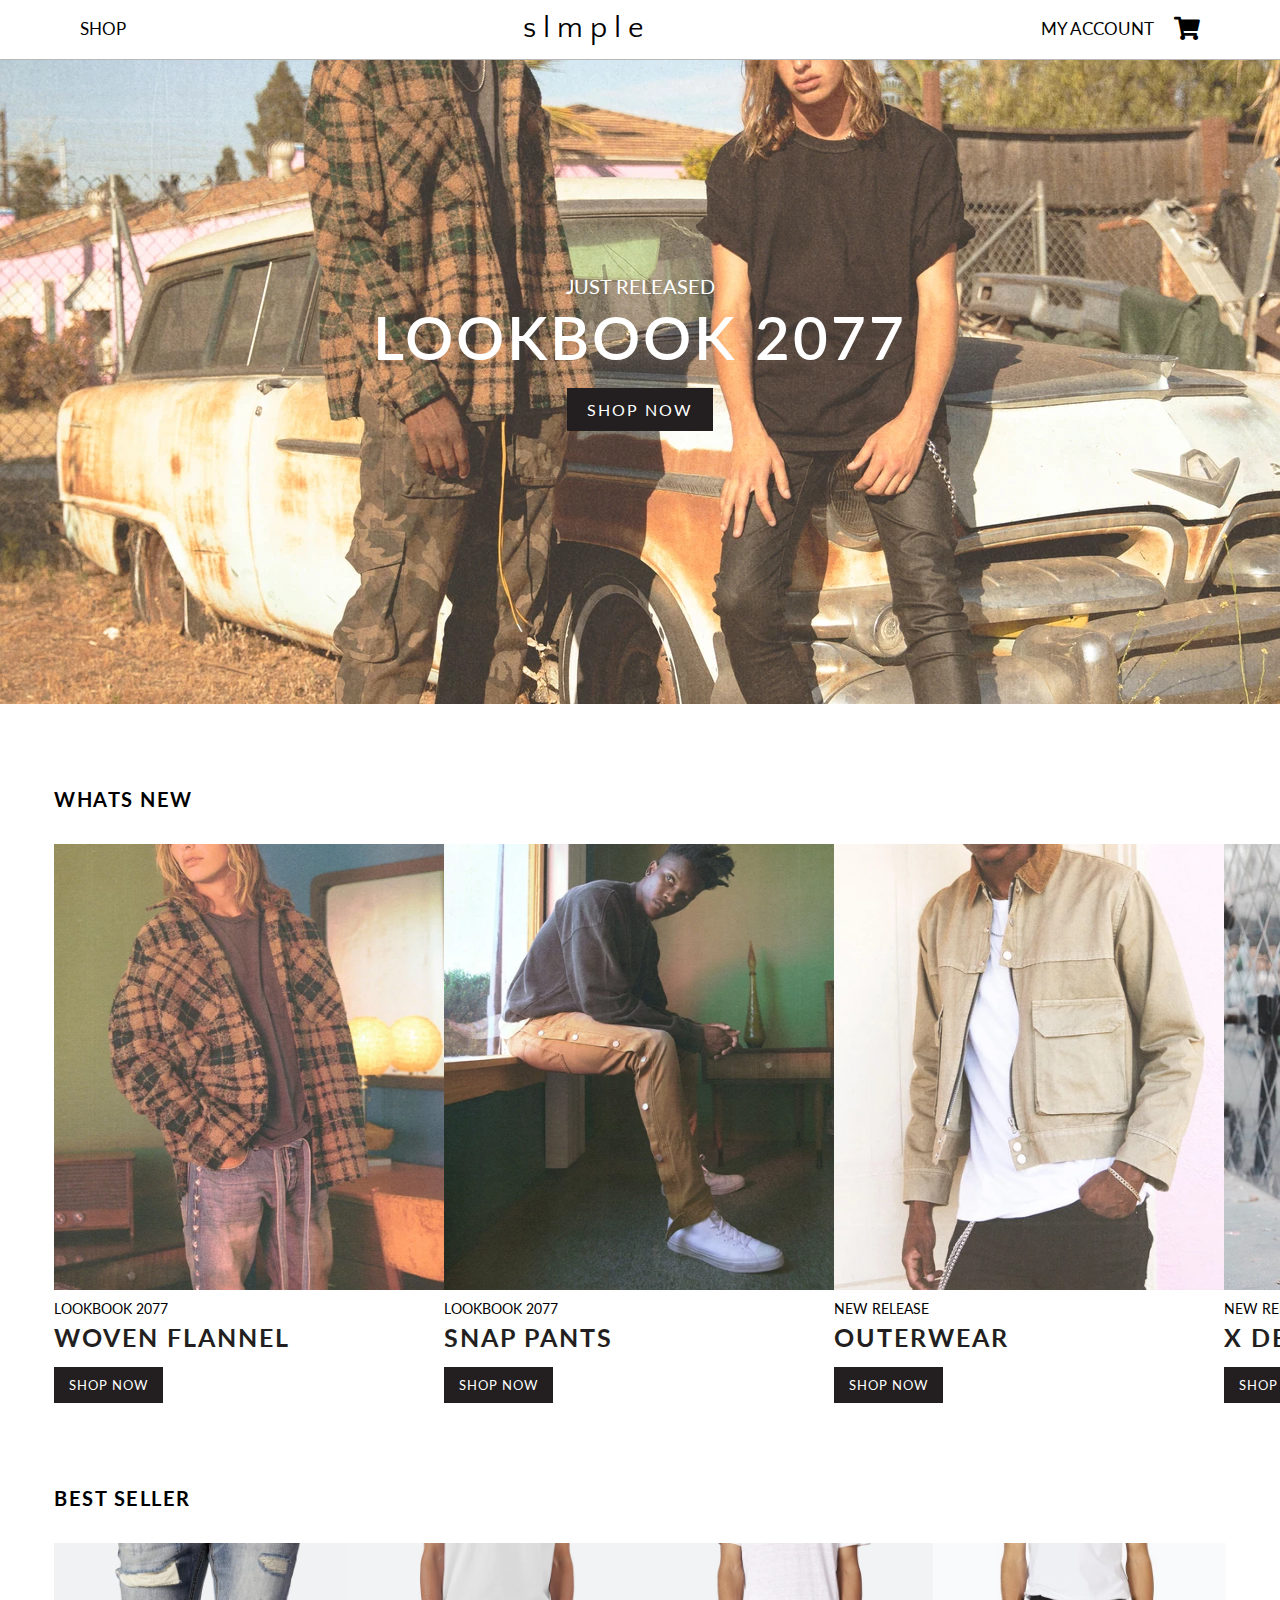
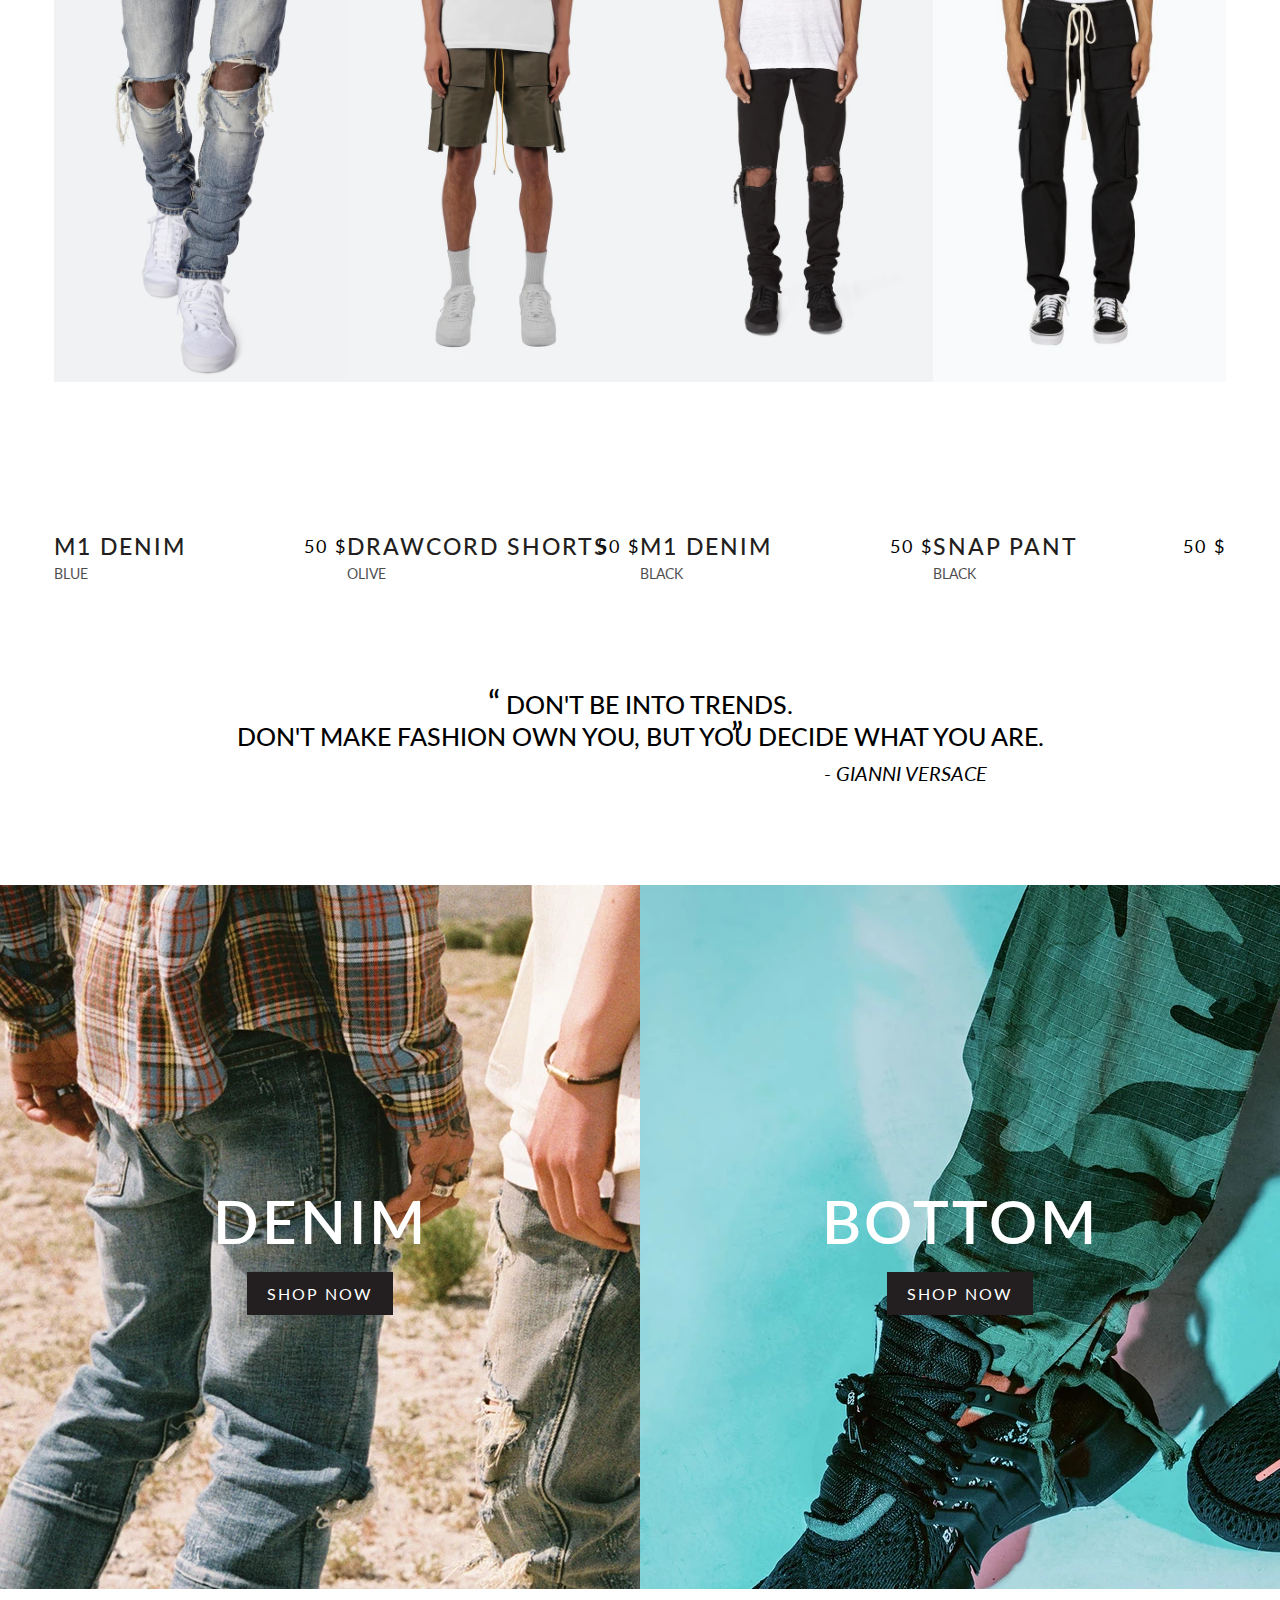
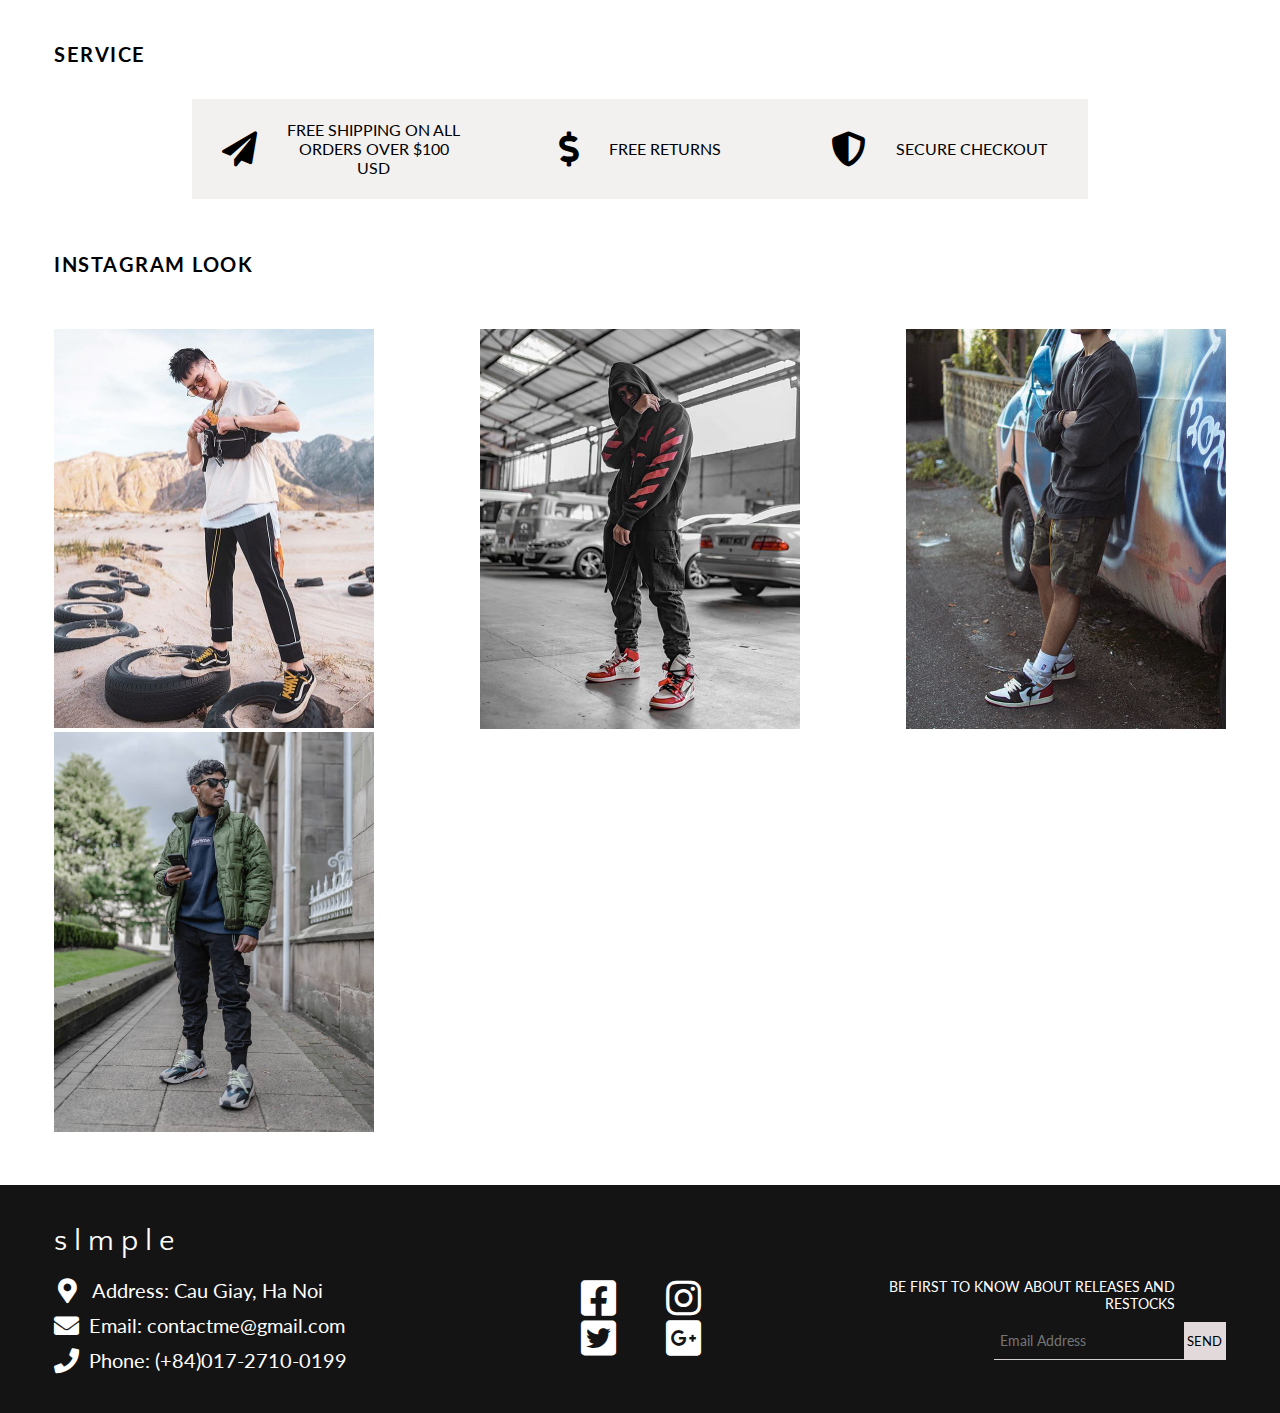
<file: index.html>
<!DOCTYPE html>
<html lang="en">

<head>
    <meta charset="UTF-8">
    <meta name="viewport" content="width=device-width, initial-scale=1.0">
    <link href="https://fonts.googleapis.com/css?family=Lato:300,400,700,900&display=swap" rel="stylesheet">
    <link href="https://fonts.googleapis.com/css?family=Quattrocento+Sans&display=swap" rel="stylesheet">
    <link rel="stylesheet" href="/resources/font-awsome/all.min.css">
    <link rel="stylesheet" href="./style.css">
    <link rel="stylesheet" href="./components/top-menu.css">
    <link rel="stylesheet" href="./components/mainbanner.css">
    <link rel="stylesheet" href="./components/newitem.css">
    <link rel="stylesheet" href="./components/bestseller.css">
    <link rel="stylesheet" href="./components/secondbanner.css">
    <link rel="stylesheet" href="./components/service.css">
    <link rel="stylesheet" href="./components/instagram.css">
    <link rel="stylesheet" href="./components/contact.css">

    <title>Simple</title>
</head>

<body>
    <header>
        <div class="header-menu" id="nav-menu">
            <div class="main-menu">
                <div class="left-menu">
                    <div class="menu-layer1">
                        <button id="tle" class="dropbtn">Shop</button>
                        <div class="menu-layer2" id="drop-down">
                            <ul>
                                <li>
                                    <a href="#">
                                        <p>ALL PRODUCT</p>
                                    </a>
                                </li>
                                <li>
                                    <a href="#">
                                        <p>DENIM</p>
                                        <img src="/resources/img/denim-menu.png" alt="">
                                    </a>
                                </li>
                                <li>
                                    <a href="#">
                                        <p>CARGOS</p>
                                        <img src="/resources/img/cargo-menu.png" alt="">
                                    </a>
                                </li>
                                <li>
                                    <a href="#">
                                        <p>SHORTS</p>
                                        <img src="/resources/img/short-menu.png" alt="">
                                    </a>

                                </li>
                                <li>
                                    <a href="#">
                                        <p>OUTERWEAR</p>
                                        <img src="/resources/img/outerwear-menu.png" alt="">
                                    </a>
                                </li>
                                <li>
                                    <a href="#">
                                        <p>TOP</p>
                                        <img src="/resources/img/top-menu.png" alt="">
                                    </a>
                                </li>
                            </ul>
                        </div>
                    </div>
                    <!-- <a href="#">About</a> -->
                </div>
                <div class="logo-middle">
                    <a href="#" class="logo">s l m p l e</a>
                </div>
                <div class="right-menu">
                    <div><a href="/login.html">My Account</a></div>
                    <div class="fas fa-shopping-cart cart"></div>
                </div>
            </div>
            <div class="side-cart">
                <div class="black-screen"></div>
                <div class="content-cart">
                    <div class="content">
                        <p>BAG</p>
                        <p class="close">CLOSE</p>
                    </div>
                    <div class="main-content">
                        <p>
                            Looks like your bag is empty.
                            <br>
                            Let's add a thing or two.
                        </p>
                    </div>
                    <div class="check-out">
                        <div class="content-check-out">
                            <div class="sumtotal-money">
                                <p>SUMTOTAL(0 item)</p>
                                <p class="money">0$</p>
                            </div>
                            <a href="#">CHECK OUT</a>
                        </div>
                    </div>
                </div>
            </div>
        </div>
    </header>

    <nav>
        <div class="first-banner">
            <div class="main-banner-content">
                <p class="above-heading">JUST RELEASED</p>
                <h2 class="heading-text">LOOKBOOK 2077</h2>
                <a href="#" class="text-btn">SHOP NOW</a>
            </div>
        </div>
    </nav>

    <section>
        <div class="product-section">
            <div class="new-product-header">
                <h4>WHATS NEW</h4>
            </div>

            <div class="new-product">
                <div class="img-new-product">
                    <a href="#"><img src="/resources/img/whatnew1.jpg" alt=""></a>
                    <p>LOOKBOOK 2077</p>
                    <div class="title-img">
                        <a href="">WOVEN FLANNEL</a>
                    </div>
                    <a href="#" class="new-product-btn">SHOP NOW</a>
                </div>
                <div class="img-new-product">
                    <a href=""><img src="/resources/img/whatnew2.jpg" alt=""></a>
                    <p>LOOKBOOK 2077</p>
                    <div class="title-img">
                        <a href="">SNAP PANTS</a>
                    </div>
                    <a href="#" class="new-product-btn">SHOP NOW</a>
                </div>
                <div class="img-new-product">
                    <a href=""><img src="/resources/img/whatnew3.jpg" alt=""></a>
                    <p>NEW RELEASE</p>
                    <div class="title-img">
                        <a href="">OUTERWEAR</a>
                    </div>
                    <a href="#" class="new-product-btn">SHOP NOW</a>
                </div>
                <div class="img-new-product">
                    <a href=""><img src="/resources/img/whatnew4.jpg" alt=""></a>
                    <p>NEW RELEASE</p>
                    <div class="title-img">
                        <a href="">X DENIM</a>
                    </div>
                    <a href="#" class="new-product-btn">SHOP NOW</a>
                </div>
            </div>

            <div class="bestseller-section">
                <div class="bestseller-header">
                    <h4>BEST SELLER</h4>
                </div>
                <div class="bestseller-product">
                    <div class="img-bestseller-product">
                        <div class="image-block">
                            <a href="#"><img src="/resources/img/bestseller1-1.jpg" alt="" class="layer1"></a>
                            <div class="white"></div>
                            <div class="size-section">
                                <div class="size">AVAILABLE SIZE</div>
                                <div class="size-number">28 29 30 31 32 33 34 35 36 37 38 39 40</div>
                            </div>
                            <div class="btn-shop-now">
                                <a href="#">SHOP NOW</a>
                            </div>
                        </div>
                        <div class="title-img">
                            <a href="#">M1 DENIM</a>
                            <div class="cost">
                                <p>50 $</p>
                            </div>
                        </div>
                        <div class="information">BLUE</div>
                    </div>
                    <div class="img-bestseller-product">
                        <div class="image-block">
                            <a href="#"><img src="/resources/img/bestseller2-1.jpg" alt="" class="layer1"></a>
                            <div class="white"></div>
                            <div class="size-section">
                                <div class="size">AVAILABLE SIZE</div>
                                <div class="size-number">XS S M L XL XXL XXXL</div>
                            </div>
                            <div class="btn-shop-now">
                                <a href="#">SHOP NOW</a>
                            </div>
                        </div>
                        <div class="title-img">
                            <a href="#">DRAWCORD SHORTS</a>
                            <div class="cost">
                                <p>50 $</p>
                            </div>
                        </div>
                        <div class="information">OLIVE</div>
                    </div>
                    <div class="img-bestseller-product">
                        <div class="image-block">
                            <a href="#"><img src="/resources/img/bestseller3-1.jpg" alt="" class="layer1"></a>
                            <div class="white"></div>
                            <div class="size-section">
                                <div class="size">AVAILABLE SIZE</div>
                                <div class="size-number">28 29 30 31 32 33 34 35 36 37 38 39 40</div>
                            </div>
                            <div class="btn-shop-now">
                                <a href="#">SHOP NOW</a>
                            </div>
                        </div>
                        <div class="title-img">
                            <a href="#">M1 DENIM</a>
                            <div class="cost">
                                <p>50 $</p>
                            </div>
                        </div>
                        <div class="information">BLACK</div>
                    </div>
                    <div class="img-bestseller-product">
                        <div class="image-block">
                            <a href="#"><img src="/resources/img/bestseller4-1.jpg" alt="" class="layer1"></a>
                            <div class="white"></div>
                            <div class="size-section">
                                <div class="size">AVAILABLE SIZE</div>
                                <div class="size-number">XS S M L XXL</div>
                            </div>
                            <div class="btn-shop-now">
                                <a href="#">SHOP NOW</a>
                            </div>
                        </div>
                        <div class="title-img">
                            <a href="#">SNAP PANT</a>
                            <div class="cost">
                                <p>50 $</p>
                            </div>
                        </div>
                        <div class="information">BLACK</div>
                    </div>
                </div>
            </div>
        </div>
        <div class="quote-section">
            <blockquote>
                DON'T BE INTO TRENDS.
                <br>
                DON'T MAKE FASHION OWN YOU, BUT YOU DECIDE WHAT YOU ARE.
                <cite>
                    - GIANNI VERSACE
                </cite>
            </blockquote>
        </div>

        <div class="second-banner">
            <div class="left-banner">
                <h2>DENIM</h2>
                <a href="vendors/oneproduct/denim.html" class="text-btn2">SHOP NOW</a>
            </div>
            <div class="right-banner">
                <h2>BOTTOM</h2>
                <a href="vendors/oneproduct/bottom.html" class="text-btn2">SHOP NOW</a>
            </div>
        </div>

        <div class="service-section">
            <div class="service-header">
                <h4>SERVICE</h4>
            </div>
            <div class="service-content">
                <div class="service">
                    <i class="fas fa-paper-plane"></i>
                    <p>FREE SHIPPING ON ALL ORDERS OVER $100 USD</p>
                </div>
                <div class="service">
                    <i class="fas fa-dollar-sign"></i>
                    <p>FREE RETURNS</p>
                </div>
                <div class="service">
                    <i class="fas fa-shield-alt"></i>
                    <p>SECURE CHECKOUT</p>
                </div>
            </div>
            
            <div class="feedback-section">
                <div class="feedback-header">
                    <h2>INSTAGRAM LOOK</h2>
                </div>
                <div class="instagram-section">
                    <div class="instagram-img">
                        <a href="#"><img src="/resources/img/i1.jpg" alt="" class="layer1"></a>
                        <div class="white"></div>
                        <div class="logo-instagram">
                            <a href="https://www.instagram.com/p/BxA8ZT6Jo02/"><i class="fab fa-instagram"></i></a>
                            <div class="title">SEE THIS LOOK</div>
                        </div>
                    </div>
                    <div class="instagram-img">
                        <a href="#"><img src="/resources/img/i3.jpg" alt="" class="layer1"></a>
                        <div class="white"></div>
                        <div class="logo-instagram">
                            <a href="https://www.instagram.com/p/B3mjXOFglXr/"><i class="fab fa-instagram"></i></a>
                            <div class="title">SEE THIS LOOK</div>
                        </div>
                    </div>
                    <div class="instagram-img">
                        <a href="#"><img src="/resources/img/i4.jpg" alt="" class="layer1"></a>
                        <div class="white"></div>
                        <div class="logo-instagram">
                            <a href="https://www.instagram.com/p/B30AkczpX8P/"><i class="fab fa-instagram"></i></a>
                            <div class="title">SEE THIS LOOK</div>
                        </div>
                    </div>
                    <div class="instagram-img">
                        <a href="#"><img src="/resources/img/i5.jpg" alt="" class="layer1"></a>
                        <div class="white"></div>
                        <div class="logo-instagram">
                            <a href="https://www.instagram.com/p/B3zZk3-A35m/"><i class="fab fa-instagram"></i></a>
                            <div class="title">SEE THIS LOOK</div>
                        </div>
                    </div>
                </div>
            </div>
        </div>
    </section>
    <footer>
        <div class="contac-section">
            <div class="logo-middle1">s l m p l e</div>
            <div class="contact-banner">
                <div class="left-contact">
                    <div class="address">
                        <div>
                            <i class="fas fa-map-marker-alt haha"></i>
                            <p>Address: Cau Giay, Ha Noi</p>
                        </div>
                        <div>
                            <i class="fas fa-envelope"></i>
                            <p>Email: contactme@gmail.com</p>
                        </div>
                        <div>
                            <i class="fas fa-phone"></i>
                            <p>Phone: (+84)017-2710-0199</p>
                        </div>
                    </div>
                </div>
                <div class="middle-contact">
                    <div class="grid">
                        <i class="fab fa-facebook-square"></i>
                        <i class="fab fa-instagram"></i>
                        <i class="fab fa-twitter-square"></i>
                        <i class="fab fa-google-plus-square"></i>
                    </div>
                </div>
                <div class="right-contact">
                    <div class="text">BE FIRST TO KNOW ABOUT RELEASES AND RESTOCKS
                    </div>
                    <div class="input-section">
                        <input type="email" class="email" placeholder="Email Address">
                        <button class="btn-submit" type="submit" name="subcribe">
                            SEND
                        </button>
                    </div>
                </div>
            </div>
        </div>
    </footer>





    <script src="/components/all.js"></script>
</body>

</html>
</file>
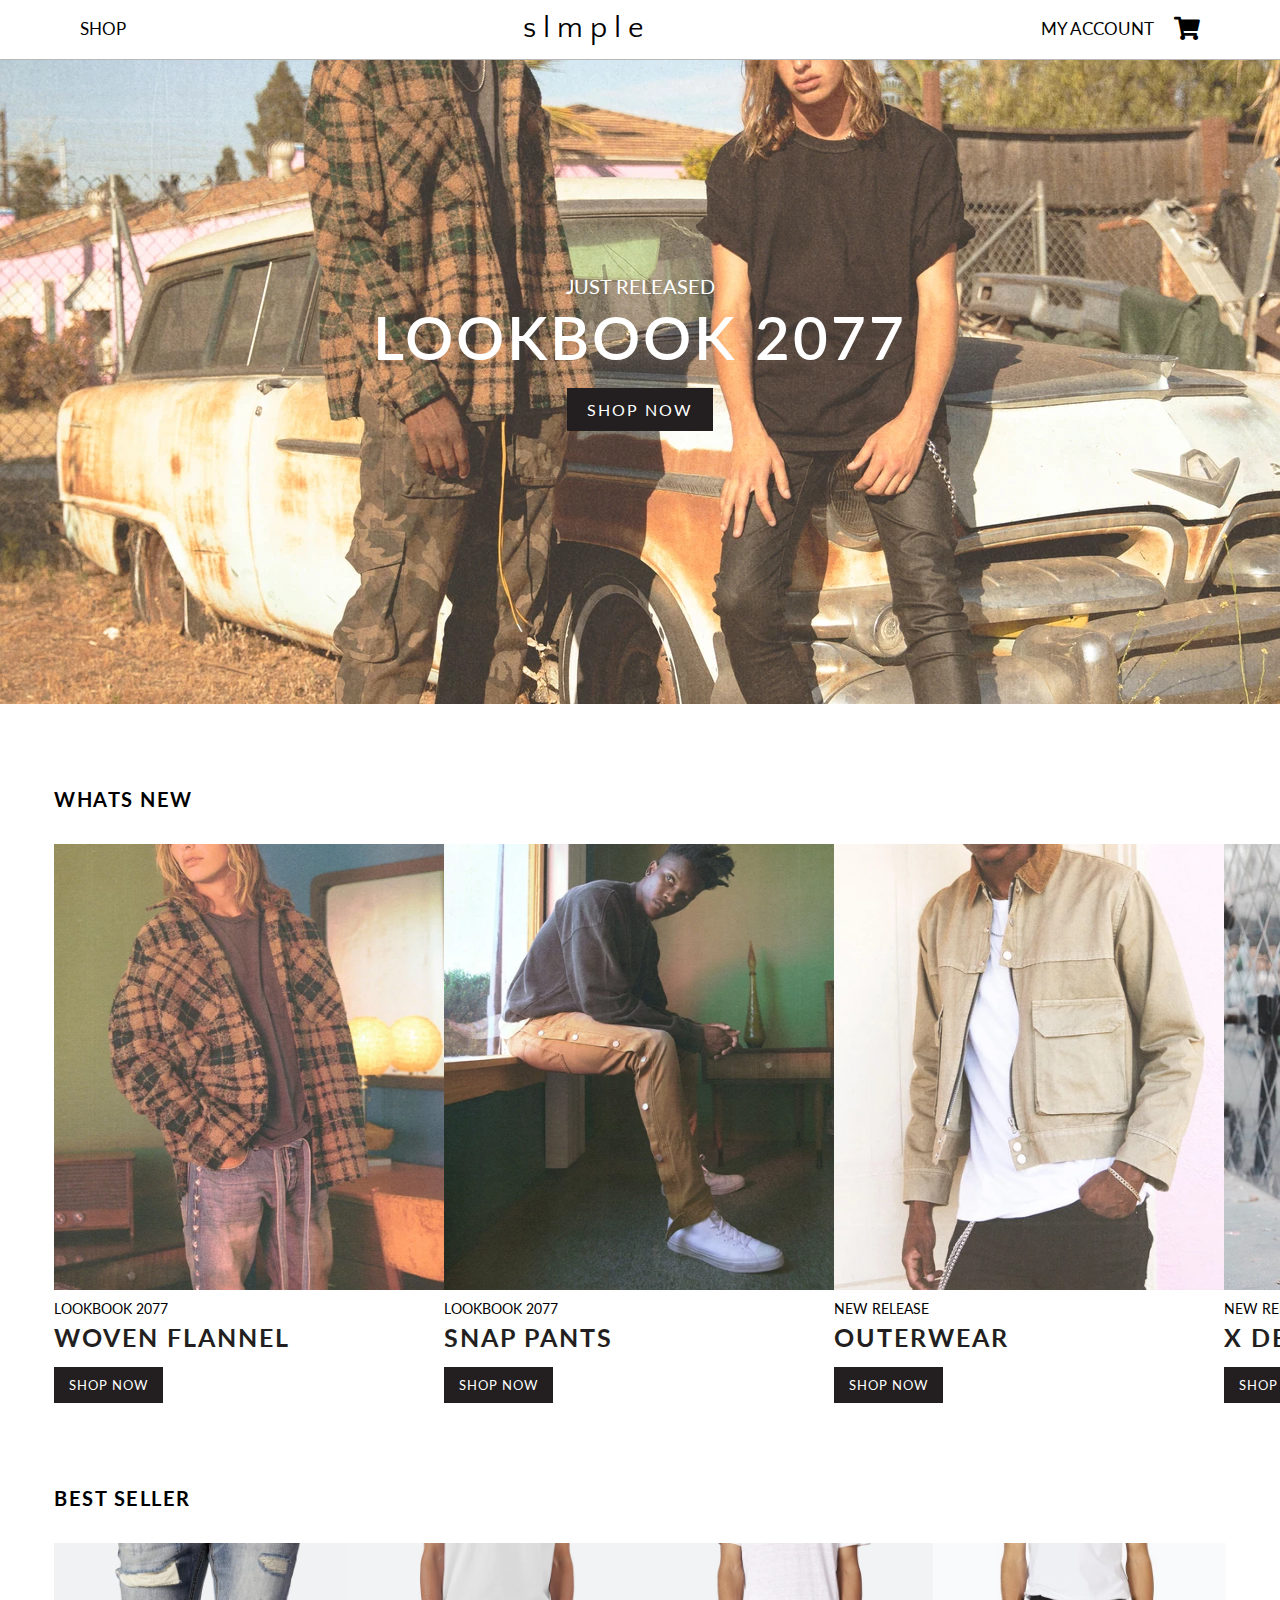
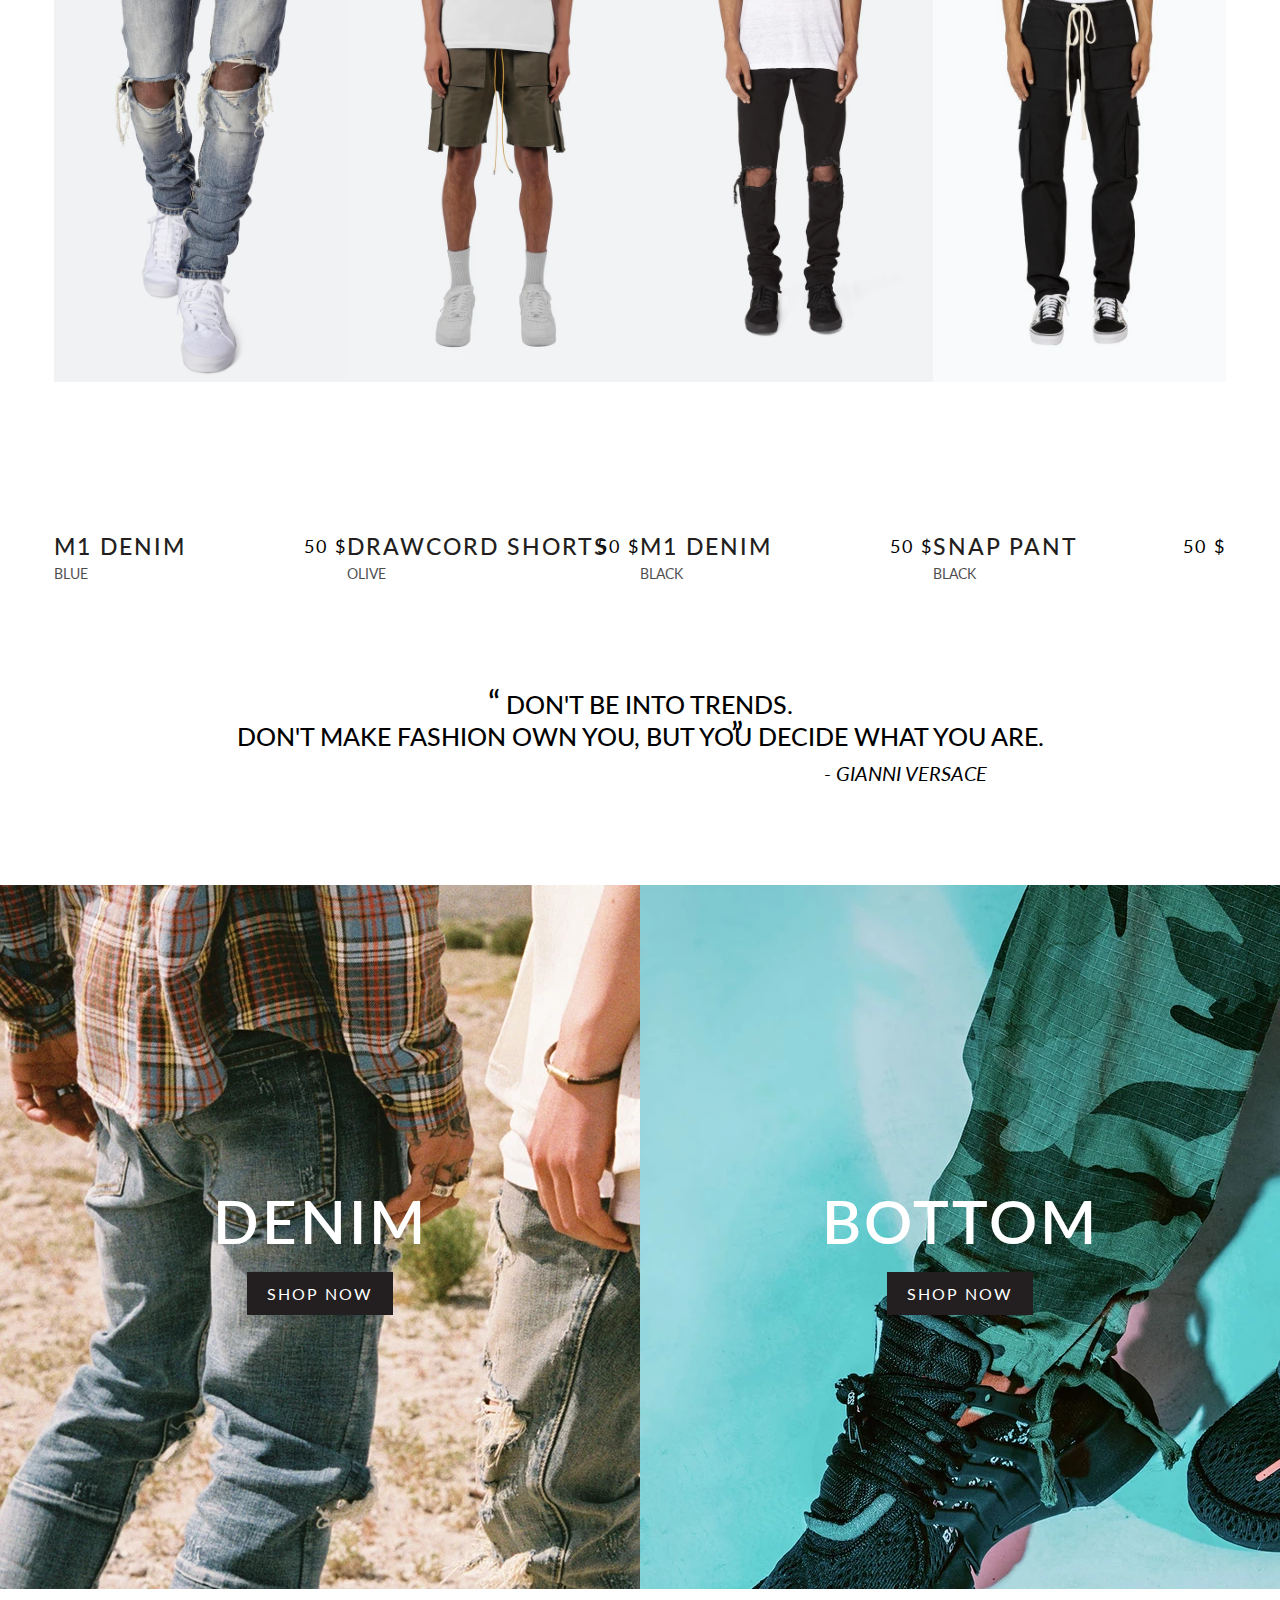
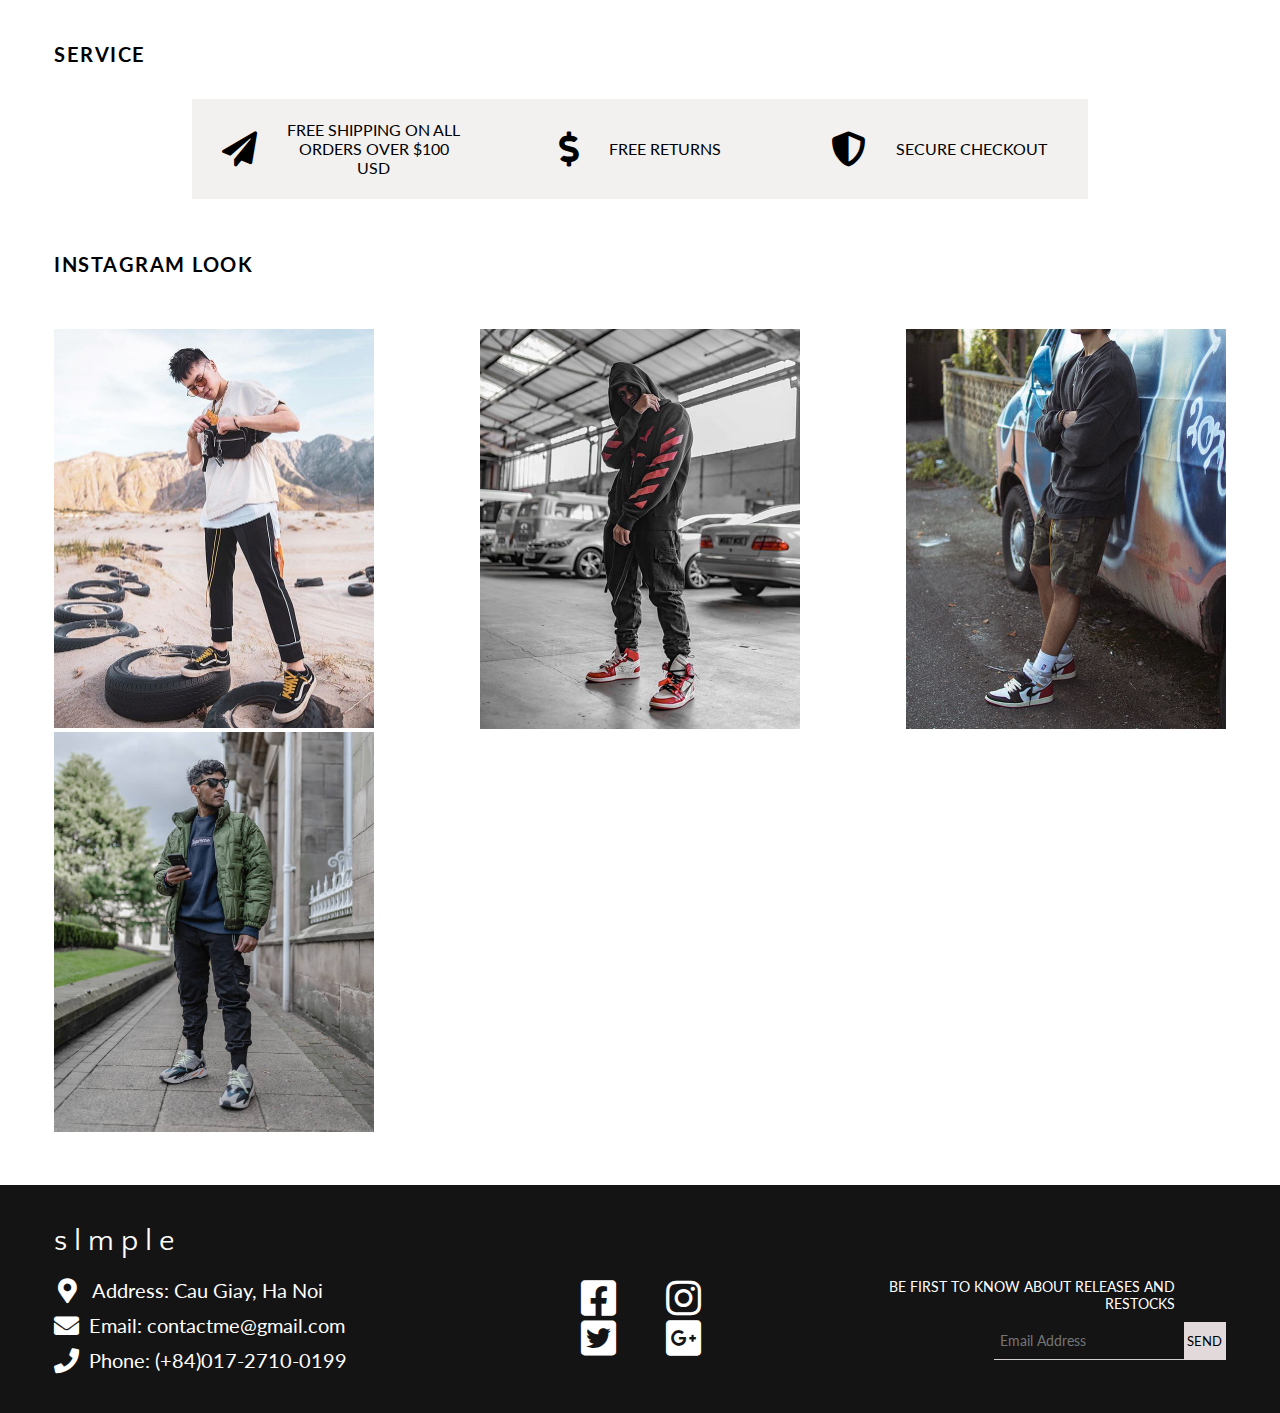
<file: public/index.html>
<!DOCTYPE html>
<html lang="en">

<head>
    <meta charset="UTF-8">
    <meta name="viewport" content="width=device-width, initial-scale=1.0">
    <link href="https://fonts.googleapis.com/css?family=Lato:300,400,700,900&display=swap" rel="stylesheet">
    <link href="https://fonts.googleapis.com/css?family=Quattrocento+Sans&display=swap" rel="stylesheet">
    <link rel="stylesheet" href="/resources/font-awsome/all.min.css">
    <link rel="stylesheet" href="./style.css">
    <link rel="stylesheet" href="./components/top-menu.css">
    <link rel="stylesheet" href="./components/mainbanner.css">
    <link rel="stylesheet" href="./components/newitem.css">
    <link rel="stylesheet" href="./components/bestseller.css">
    <link rel="stylesheet" href="./components/secondbanner.css">
    <link rel="stylesheet" href="./components/service.css">
    <link rel="stylesheet" href="./components/instagram.css">
    <link rel="stylesheet" href="./components/contact.css">

    <title>Simple</title>
</head>
<body>
    <header>
        <div class="header-menu" id="nav-menu">
            <div class="main-menu">
                <div class="left-menu">
                    <div class="menu-layer1">
                        <button id="tle" class="dropbtn">Shop</button>
                        <div class="menu-layer2" id="drop-down">
                            <ul>
                                <li>
                                    <a href="#">
                                        <p>ALL PRODUCT</p>
                                    </a>
                                </li>
                                <li>
                                    <a href="#">
                                        <p>DENIM</p>
                                        <img src="./resources/img/denim-menu.png" alt="">
                                    </a>
                                </li>
                                <li>
                                    <a href="#">
                                        <p>CARGOS</p>
                                        <img src="./resources/img/cargo-menu.png" alt="">
                                    </a>
                                </li>
                                <li>
                                    <a href="#">
                                        <p>SHORTS</p>
                                        <img src="./resources/img/short-menu.png" alt="">
                                    </a>

                                </li>
                                <li>
                                    <a href="#">
                                        <p>OUTERWEAR</p>
                                        <img src="./resources/img/outerwear-menu.png" alt="">
                                    </a>
                                </li>
                                <li>
                                    <a href="#">
                                        <p>TOP</p>
                                        <img src="./resources/img/top-menu.png" alt="">
                                    </a>
                                </li>
                            </ul>
                        </div>
                    </div>
                    <!-- <a href="#">About</a> -->
                </div>
                <div class="logo-middle">
                    <a href="./index.html" class="logo">s l m p l e</a>
                </div>
                <div class="right-menu">
                    <div><a href="./login.html">My Account</a></div>
                    <div class="fas fa-shopping-cart cart"></div>
                </div>
            </div>
            <div class="side-cart">
                <div class="black-screen"></div>
                <div class="content-cart">
                    <div class="content">
                        <p>BAG</p>
                        <p class="close">CLOSE</p>
                    </div>
                    <div class="main-content">
                        <p>
                            Looks like your bag is empty.
                            <br>
                            Let's add a thing or two.
                        </p>
                    </div>
                    <div class="check-out">
                        <div class="content-check-out">
                            <div class="sumtotal-money">
                                <p>SUMTOTAL(0 item)</p>
                                <p class="money">0$</p>
                            </div>
                            <a href="#">CHECK OUT</a>
                        </div>
                    </div>
                </div>
            </div>
        </div>
    </header>

    <nav>
        <div class="first-banner">
            <div class="main-banner-content">
                <p class="above-heading">JUST RELEASED</p>
                <h2 class="heading-text">LOOKBOOK 2077</h2>
                <a href="#" class="text-btn">SHOP NOW</a>
            </div>
        </div>
    </nav>

    <section>
        <div class="product-section">
            <div class="new-product-header">
                <h4>WHATS NEW</h4>
            </div>

            <div class="new-product">
                <div class="img-new-product">
                    <a href="./showproduct.html"><img src="./resources/img/whatnew1.jpg" alt=""></a>
                    <p>LOOKBOOK 2077</p>
                    <div class="title-img">
                        <a href="./showproduct.html">WOVEN FLANNEL</a>
                    </div>
                    <a href="./showproduct.html" class="new-product-btn">SHOP NOW</a>
                </div>
                <div class="img-new-product">
                    <a href="./showproduct.html"><img src="./resources/img/whatnew2.jpg" alt=""></a>
                    <p>LOOKBOOK 2077</p>
                    <div class="title-img">
                        <a href="./showproduct.html">SNAP PANTS</a>
                    </div>
                    <a href="./showproduct.html" class="new-product-btn">SHOP NOW</a>
                </div>
                <div class="img-new-product">
                    <a href="./showproduct.html"><img src="./resources/img/whatnew3.jpg" alt=""></a>
                    <p>NEW RELEASE</p>
                    <div class="title-img">
                        <a href="./showproduct.html">OUTERWEAR</a>
                    </div>
                    <a href="./showproduct.html" class="new-product-btn">SHOP NOW</a>
                </div>
                <div class="img-new-product">
                    <a href="./showproduct.html"><img src="./resources/img/whatnew4.jpg" alt=""></a>
                    <p>NEW RELEASE</p>
                    <div class="title-img">
                        <a href="./showproduct.html">X DENIM</a>
                    </div>
                    <a href="./showproduct.html" class="new-product-btn">SHOP NOW</a>
                </div>
            </div>

            <div class="bestseller-section">
                <div class="bestseller-header">
                    <h4>BEST SELLER</h4>
                </div>
                <div class="bestseller-product">
                    <div class="img-bestseller-product">
                        <div class="image-block">
                            <a href="./showproduct.html"><img src="./resources/img/bestseller1-1.jpg" alt="" class="layer1"></a>
                            <div class="white"></div>
                            <div class="size-section">
                                <div class="size">AVAILABLE SIZE</div>
                                <div class="size-number">28 29 30 31 32 33 34 35 36 37 38 39 40</div>
                            </div>
                            <div class="btn-shop-now">
                                <a href="./showproduct.html">SHOP NOW</a>
                            </div>
                        </div>
                        <div class="title-img">
                            <a href="./showproduct.html">M1 DENIM</a>
                            <div class="cost">
                                <p>50 $</p>
                            </div>
                        </div>
                        <div class="information">BLUE</div>
                    </div>
                    <div class="img-bestseller-product">
                        <div class="image-block">
                            <a href="./showproduct.html"><img src="./resources/img/bestseller2-1.jpg" alt="" class="layer1"></a>
                            <div class="white"></div>
                            <div class="size-section">
                                <div class="size">AVAILABLE SIZE</div>
                                <div class="size-number">XS S M L XL XXL XXXL</div>
                            </div>
                            <div class="btn-shop-now">
                                <a href="./showproduct.html">SHOP NOW</a>
                            </div>
                        </div>
                        <div class="title-img">
                            <a href="./showproduct.html">DRAWCORD SHORTS</a>
                            <div class="cost">
                                <p>50 $</p>
                            </div>
                        </div>
                        <div class="information">OLIVE</div>
                    </div>
                    <div class="img-bestseller-product">
                        <div class="image-block">
                            <a href="./showproduct.html"><img src="./resources/img/bestseller3-1.jpg" alt="" class="layer1"></a>
                            <div class="white"></div>
                            <div class="size-section">
                                <div class="size">AVAILABLE SIZE</div>
                                <div class="size-number">28 29 30 31 32 33 34 35 36 37 38 39 40</div>
                            </div>
                            <div class="btn-shop-now">
                                <a href="./showproduct.html">SHOP NOW</a>
                            </div>
                        </div>
                        <div class="title-img">
                            <a href="./showproduct.html">M1 DENIM</a>
                            <div class="cost">
                                <p>50 $</p>
                            </div>
                        </div>
                        <div class="information">BLACK</div>
                    </div>
                    <div class="img-bestseller-product">
                        <div class="image-block">
                            <a href="./showproduct.html"><img src="./resources/img/bestseller4-1.jpg" alt="" class="layer1"></a>
                            <div class="white"></div>
                            <div class="size-section">
                                <div class="size">AVAILABLE SIZE</div>
                                <div class="size-number">XS S M L XXL</div>
                            </div>
                            <div class="btn-shop-now">
                                <a href="./showproduct.html">SHOP NOW</a>
                            </div>
                        </div>
                        <div class="title-img">
                            <a href="./showproduct.html">SNAP PANT</a>
                            <div class="cost">
                                <p>50 $</p>
                            </div>
                        </div>
                        <div class="information">BLACK</div>
                    </div>
                </div>
            </div>
        </div>
        <div class="quote-section">
            <blockquote>
                DON'T BE INTO TRENDS.
                <br>
                DON'T MAKE FASHION OWN YOU, BUT YOU DECIDE WHAT YOU ARE.
                <cite>
                    - GIANNI VERSACE
                </cite>
            </blockquote>
        </div>

        <div class="second-banner">
            <div class="left-banner">
                <h2>DENIM</h2>
                <a href="#" class="text-btn2">SHOP NOW</a>
            </div>
            <div class="right-banner">
                <h2>BOTTOM</h2>
                <a href="#" class="text-btn2">SHOP NOW</a>
            </div>
        </div>

        <div class="service-section">
            <div class="service-header">
                <h4>SERVICE</h4>
            </div>
            <div class="service-content">
                <div class="service">
                    <i class="fas fa-paper-plane"></i>
                    <p>FREE SHIPPING ON ALL ORDERS OVER $100 USD</p>
                </div>
                <div class="service">
                    <i class="fas fa-dollar-sign"></i>
                    <p>FREE RETURNS</p>
                </div>
                <div class="service">
                    <i class="fas fa-shield-alt"></i>
                    <p>SECURE CHECKOUT</p>
                </div>
            </div>
            
            <div class="feedback-section">
                <div class="feedback-header">
                    <h2>INSTAGRAM LOOK</h2>
                </div>
                <div class="instagram-section">
                    <div class="instagram-img">
                        <a href="#"><img src="./resources/img/i1.jpg" alt="" class="layer1"></a>
                        <div class="white"></div>
                        <div class="logo-instagram">
                            <a href="https://www.instagram.com/p/BxA8ZT6Jo02/"><i class="fab fa-instagram"></i></a>
                            <div class="title">SEE THIS LOOK</div>
                        </div>
                    </div>
                    <div class="instagram-img">
                        <a href="#"><img src="./resources/img/i3.jpg" alt="" class="layer1"></a>
                        <div class="white"></div>
                        <div class="logo-instagram">
                            <a href="https://www.instagram.com/p/B3mjXOFglXr/"><i class="fab fa-instagram"></i></a>
                            <div class="title">SEE THIS LOOK</div>
                        </div>
                    </div>
                    <div class="instagram-img">
                        <a href="#"><img src="./resources/img/i4.jpg" alt="" class="layer1"></a>
                        <div class="white"></div>
                        <div class="logo-instagram">
                            <a href="https://www.instagram.com/p/B30AkczpX8P/"><i class="fab fa-instagram"></i></a>
                            <div class="title">SEE THIS LOOK</div>
                        </div>
                    </div>
                    <div class="instagram-img">
                        <a href="#"><img src="./resources/img/i5.jpg" alt="" class="layer1"></a>
                        <div class="white"></div>
                        <div class="logo-instagram">
                            <a href="https://www.instagram.com/p/B3zZk3-A35m/"><i class="fab fa-instagram"></i></a>
                            <div class="title">SEE THIS LOOK</div>
                        </div>
                    </div>
                </div>
            </div>
        </div>
    </section>
    <footer>
        <div class="contac-section">
            <div class="logo-middle1">s l m p l e</div>
            <div class="contact-banner">
                <div class="left-contact">
                    <div class="address">
                        <div>
                            <i class="fas fa-map-marker-alt haha"></i>
                            <p>Address: Cau Giay, Ha Noi</p>
                        </div>
                        <div>
                            <i class="fas fa-envelope"></i>
                            <p>Email: contactme@gmail.com</p>
                        </div>
                        <div>
                            <i class="fas fa-phone"></i>
                            <p>Phone: (+84)017-2710-0199</p>
                        </div>
                    </div>
                </div>
                <div class="middle-contact">
                    <div class="grid">
                        <i class="fab fa-facebook-square"></i>
                        <i class="fab fa-instagram"></i>
                        <i class="fab fa-twitter-square"></i>
                        <i class="fab fa-google-plus-square"></i>
                    </div>
                </div>
                <div class="right-contact">
                    <div class="text">BE FIRST TO KNOW ABOUT RELEASES AND RESTOCKS
                    </div>
                    <div class="input-section">
                        <input type="email" class="email" placeholder="Email Address">
                        <button class="btn-submit" type="submit" name="subcribe">
                            SEND
                        </button>
                    </div>
                </div>
            </div>
        </div>
    </footer>





    <script src="/components/all.js"></script>
</body>

</html>
</file>
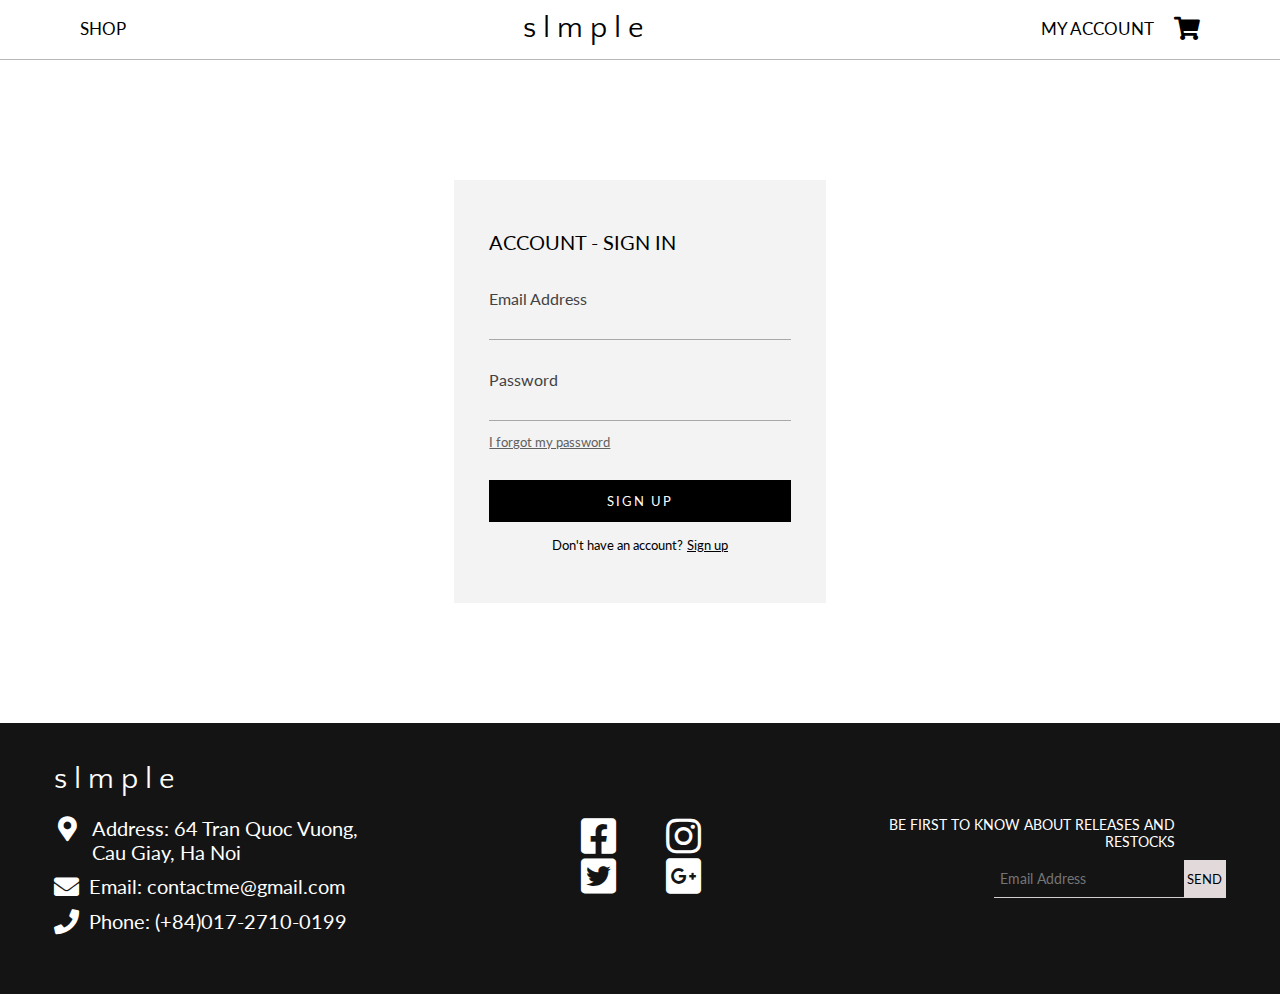
<file: login.html>
<!DOCTYPE html>
<html lang="en">
<head>
    <meta charset="UTF-8">
    <meta name="viewport" content="width=device-width, initial-scale=1.0">
    <link href="https://fonts.googleapis.com/css?family=Lato:300,400,700,900&display=swap" rel="stylesheet">
    <link href="https://fonts.googleapis.com/css?family=Quattrocento+Sans&display=swap" rel="stylesheet">
    <link rel="stylesheet" href="/resources/font-awsome/all.min.css">
    <link rel="stylesheet" href="./style.css">
    <link rel="stylesheet" href="/login.css">
    <link rel="stylesheet" href="./components/top-menu.css">
    <link rel="stylesheet" href="./components/contact.css">
    <title>Document</title>
</head>
<body>
    <div class="header-menu" id="nav-menu">
        <div class="main-menu">
            <div class="left-menu">
                <div class="menu-layer1">
                    <button id="tle" class="dropbtn">Shop</button>
                    <div class="menu-layer2" id="drop-down">
                        <ul>
                            <li>
                                <a href="#">
                                    <p>ALL PRODUCT</p>
                                </a>
                            </li>
                            <li>
                                <a href="#">
                                    <p>DENIM</p>
                                    <img src="/resources/img/denim-menu.png" alt="">
                                </a>
                            </li>
                            <li>
                                <a href="#">
                                    <p>CARGOS</p>
                                    <img src="/resources/img/cargo-menu.png" alt="">
                                </a>
                            </li>
                            <li>
                                <a href="#">
                                    <p>SHORTS</p>
                                    <img src="/resources/img/short-menu.png" alt="">
                                </a>

                            </li>
                            <li>
                                <a href="#">
                                    <p>OUTERWEAR</p>
                                    <img src="/resources/img/outerwear-menu.png" alt="">
                                </a>
                            </li>
                            <li>
                                <a href="#">
                                    <p>TOP</p>
                                    <img src="/resources/img/top-menu.png" alt="">
                                </a>
                            </li>
                        </ul>
                    </div>
                </div>
                <!-- <a href="#">About</a> -->
            </div>
            <div class="logo-middle">
                <a href="/index.html" class="logo">s l m p l e</a>
            </div>
            <div class="right-menu">
                <div><a href="login.html">My Account</a></div>
                <div class="fas fa-shopping-cart cart"></div>
            </div>
        </div>
        <div class="side-cart">
            <div class="black-screen"></div>
            <div class="content-cart">
                <div class="content">
                    <p>BAG</p>
                    <p class="close">CLOSE</p>
                </div>
                <div class="main-content">
                    <p>
                        Looks like your bag is empty.
                        <br>
                        Let's add a thing or two.
                    </p>
                </div>
                <div class="check-out">
                    <div class="content-check-out">
                        <div class="sumtotal-money">
                            <p>SUMTOTAL(0 item)</p>
                            <p class="money">0$</p>
                        </div>
                        <a href="#">CHECK OUT</a>
                    </div>
                </div>
            </div>
        </div>
    </div>


    <form class="login-section">
        <div class="login-form">
            <p>ACCOUNT - SIGN IN</p>
            <div class="text">Email Address</div>
            <input required type="email" class="email">
            <div class="text">Password</div>
            <input type="password" class="_password">
            <a href="#">I forgot my password</a>
            <button class="btn-submit" type="submit" name="subcribe">SIGN UP</button>
            <div class="account-alr">
                <span>Don't have an account?</span>
                <a href="/register.html">Sign up</a>
            </div>
        </div>
    </form>

    <div class="contac-section">
        <div class="logo-middle1">s l m p l e</div>
        <div class="contact-banner">
            <div class="left-contact">
                <div class="address">
                    <div>
                        <i class="fas fa-map-marker-alt haha"></i>
                        <p>Address: 64 Tran Quoc Vuong, Cau Giay, Ha Noi</p>
                    </div>
                    <div>
                        <i class="fas fa-envelope"></i>
                        <p>Email: contactme@gmail.com</p>
                    </div>
                    <div>
                        <i class="fas fa-phone"></i>
                        <p>Phone: (+84)017-2710-0199</p>
                    </div>
                </div>
            </div>
            <div class="middle-contact">
                <div class="grid">
                    <i class="fab fa-facebook-square"></i>
                    <i class="fab fa-instagram"></i>
                    <i class="fab fa-twitter-square"></i>
                    <i class="fab fa-google-plus-square"></i>
                </div>
            </div>
            <div class="right-contact">
                <div class="text">BE FIRST TO KNOW ABOUT RELEASES AND RESTOCKS
                </div>
                <div class="input-section">
                    <input type="email" class="email" placeholder="Email Address">
                    <button class="btn-submit" type="submit" name="subcribe">
                        SEND
                    </button>
                </div>
            </div>
        </div>
    </div>
</body>
</html>
</file>
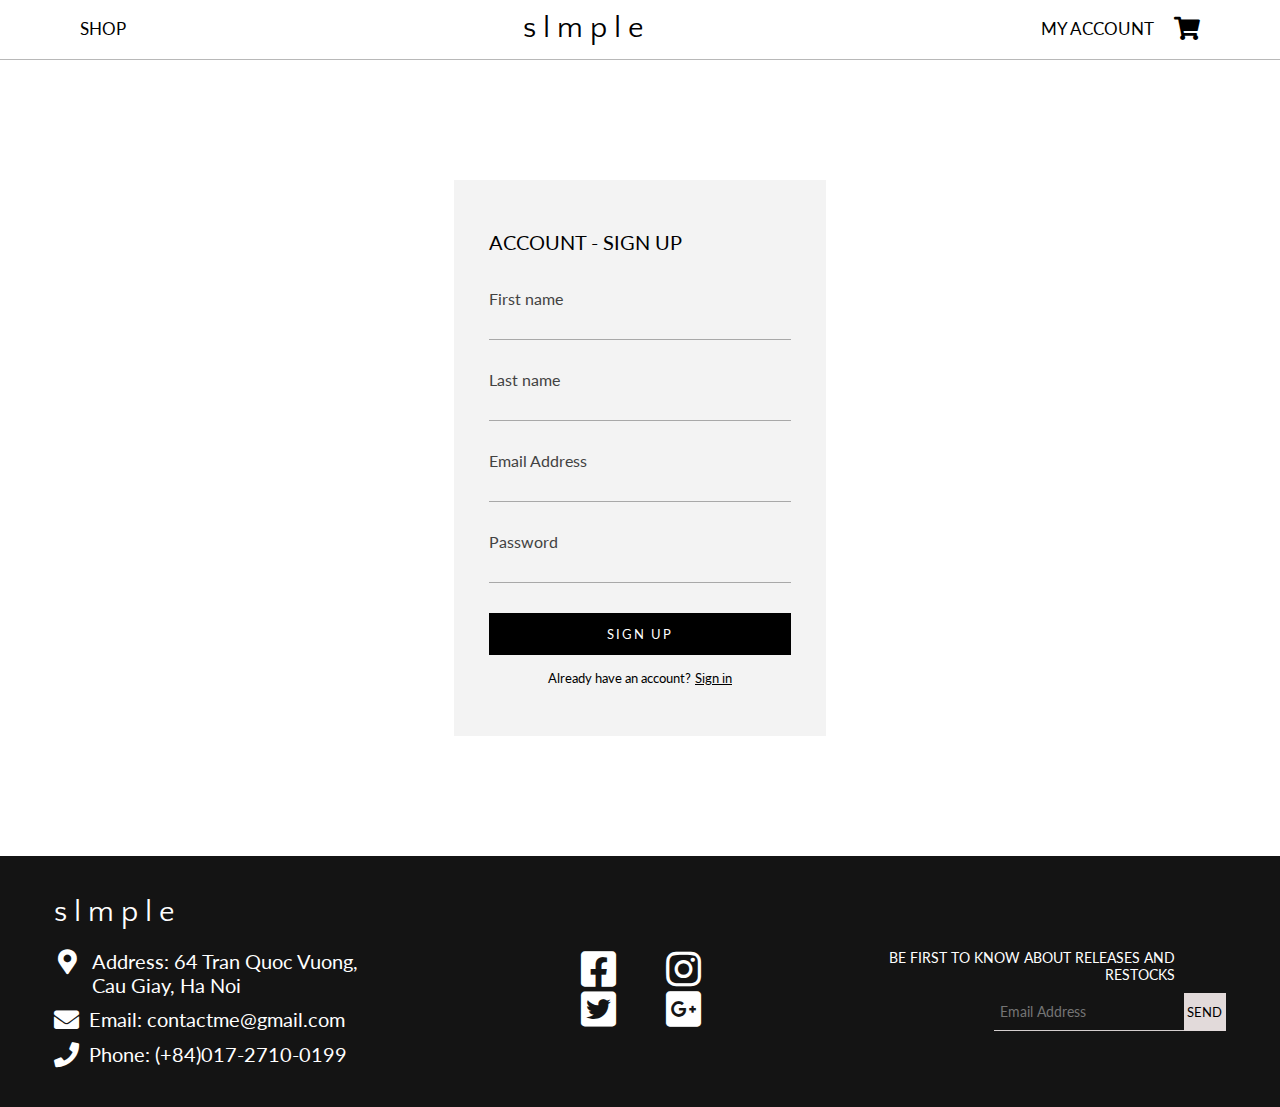
<file: register.html>
<!DOCTYPE html>
<html lang="en">
<head>
    <meta charset="UTF-8">
    <meta name="viewport" content="width=device-width, initial-scale=1.0">
    <link href="https://fonts.googleapis.com/css?family=Lato:300,400,700,900&display=swap" rel="stylesheet">
    <link href="https://fonts.googleapis.com/css?family=Quattrocento+Sans&display=swap" rel="stylesheet">
    <link rel="stylesheet" href="/resources/font-awsome/all.min.css">
    <link rel="stylesheet" href="./style.css">
    <link rel="stylesheet" href="/register.css">
    <link rel="stylesheet" href="./components/top-menu.css">
    <link rel="stylesheet" href="./components/contact.css">
    <title>Document</title>
</head>
<body>
    <div class="header-menu" id="nav-menu">
        <div class="main-menu">
            <div class="left-menu">
                <div class="menu-layer1">
                    <button id="tle" class="dropbtn">Shop</button>
                    <div class="menu-layer2" id="drop-down">
                        <ul>
                            <li>
                                <a href="#">
                                    <p>ALL PRODUCT</p>
                                </a>
                            </li>
                            <li>
                                <a href="#">
                                    <p>DENIM</p>
                                    <img src="/resources/img/denim-menu.png" alt="">
                                </a>
                            </li>
                            <li>
                                <a href="#">
                                    <p>CARGOS</p>
                                    <img src="/resources/img/cargo-menu.png" alt="">
                                </a>
                            </li>
                            <li>
                                <a href="#">
                                    <p>SHORTS</p>
                                    <img src="/resources/img/short-menu.png" alt="">
                                </a>

                            </li>
                            <li>
                                <a href="#">
                                    <p>OUTERWEAR</p>
                                    <img src="/resources/img/outerwear-menu.png" alt="">
                                </a>
                            </li>
                            <li>
                                <a href="#">
                                    <p>TOP</p>
                                    <img src="/resources/img/top-menu.png" alt="">
                                </a>
                            </li>
                        </ul>
                    </div>
                </div>
                <!-- <a href="#">About</a> -->
            </div>
            <div class="logo-middle">
                <a href="/index.html" class="logo">s l m p l e</a>
            </div>
            <div class="right-menu">
                <div><a href="/login.html">My Account</a></div>
                <div class="fas fa-shopping-cart cart"></div>
            </div>
        </div>
        <div class="side-cart">
            <div class="black-screen"></div>
            <div class="content-cart">
                <div class="content">
                    <p>BAG</p>
                    <p class="close">CLOSE</p>
                </div>
                <div class="main-content">
                    <p>
                        Looks like your bag is empty.
                        <br>
                        Let's add a thing or two.
                    </p>
                </div>
                <div class="check-out">
                    <div class="content-check-out">
                        <div class="sumtotal-money">
                            <p>SUMTOTAL(0 item)</p>
                            <p class="money">0$</p>
                        </div>
                        <a href="#">CHECK OUT</a>
                    </div>
                </div>
            </div>
        </div>
    </div>


    <div class="login-section">
        <div class="login-form">
            <p>ACCOUNT - SIGN UP</p>
            <div class="text">First name</div>
            <input type="text" class="email">
            <div class="text">Last name</div>
            <input type="text" class="email">
            <div class="text">Email Address</div>
            <input type="email" class="email">
            <div class="text">Password</div>
            <input type="password" class="email">
            <button class="btn-submit" type="submit" name="subcribe">SIGN UP</button>
            <div class="account-alr">
                <span>Already have an account?</span>
                <a href="/login.html">Sign in</a>
            </div>
        </div>
    </div>

    <div class="contac-section">
        <div class="logo-middle1">s l m p l e</div>
        <div class="contact-banner">
            <div class="left-contact">
                <div class="address">
                    <div>
                        <i class="fas fa-map-marker-alt haha"></i>
                        <p>Address: 64 Tran Quoc Vuong, Cau Giay, Ha Noi</p>
                    </div>
                    <div>
                        <i class="fas fa-envelope"></i>
                        <p>Email: contactme@gmail.com</p>
                    </div>
                    <div>
                        <i class="fas fa-phone"></i>
                        <p>Phone: (+84)017-2710-0199</p>
                    </div>
                </div>
            </div>
            <div class="middle-contact">
                <div class="grid">
                    <i class="fab fa-facebook-square"></i>
                    <i class="fab fa-instagram"></i>
                    <i class="fab fa-twitter-square"></i>
                    <i class="fab fa-google-plus-square"></i>
                </div>
            </div>
            <div class="right-contact">
                <div class="text">BE FIRST TO KNOW ABOUT RELEASES AND RESTOCKS
                </div>
                <div class="input-section">
                    <input type="email" class="email" placeholder="Email Address">
                    <button class="btn-submit" type="submit" name="subcribe">
                        SEND
                    </button>
                </div>
            </div>
        </div>
    </div>

    <script src="./components/all.js"></script>
</body>
</html>
</file>
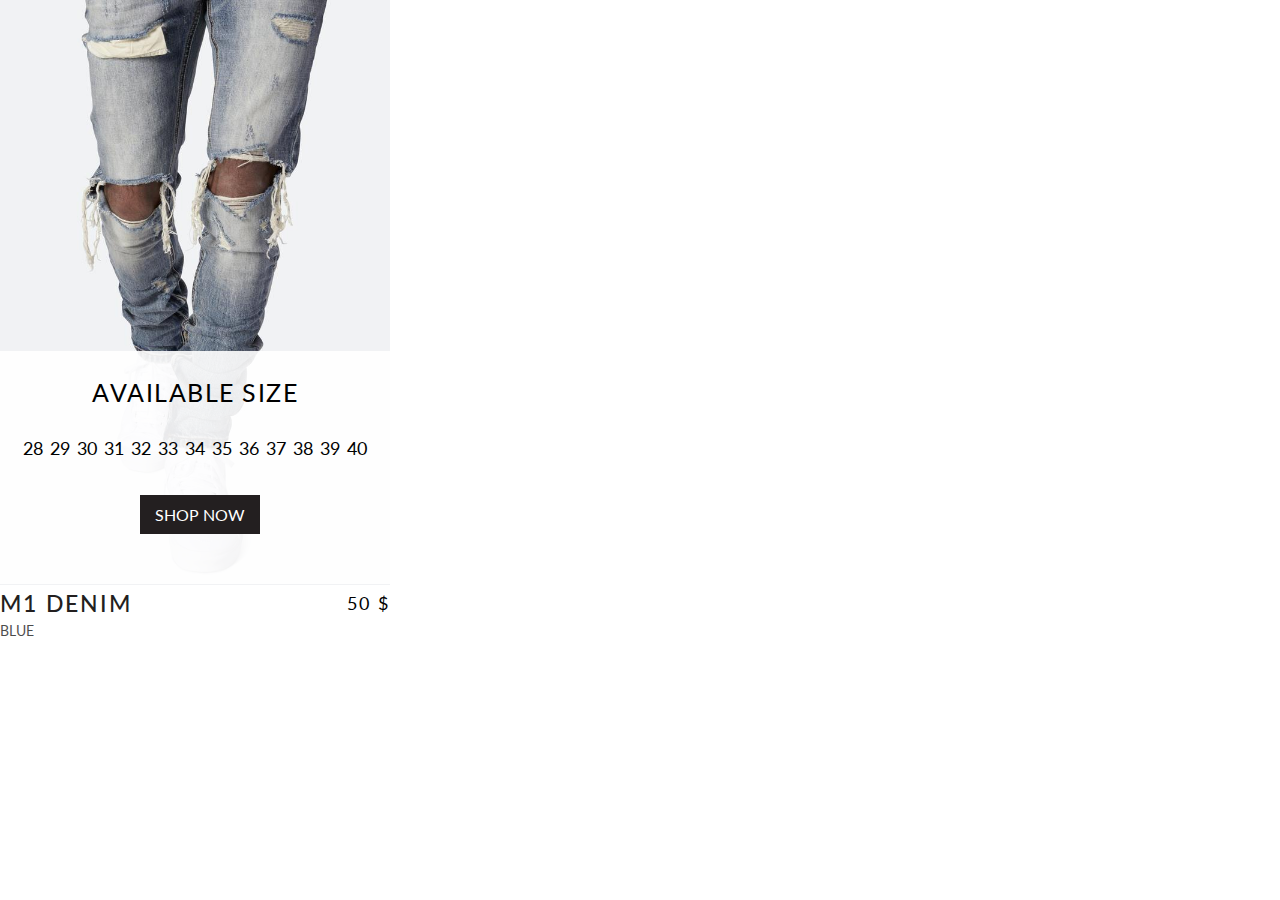
<file: components/best-seller.html>
<!DOCTYPE html>
<html lang="en">

<head>
    <meta charset="UTF-8">
    <meta name="viewport" content="width=device-width, initial-scale=1.0">
    <link href="https://fonts.googleapis.com/css?family=Lato:300,400,700,900&display=swap" rel="stylesheet">
    <link href="https://fonts.googleapis.com/css?family=Quattrocento+Sans&display=swap" rel="stylesheet">
    <link rel="stylesheet" href="./bestseller.css">
    <title>Document</title>
</head>

<body>
    <div class="img-bestseller-product">
        <div class="image-block">
            <a href="#"><img src="/resources/img/bestseller1-1.jpg" alt=""
                    class="layer1"></a>
            <div class="white"></div>
            <div class="size-section">
                <div class="size">AVAILABLE SIZE</div>
                <div class="size-number">28 29 30 31 32 33 34 35 36 37 38 39 40</div>
            </div>
            <div class="btn-shop-now">
                <a href="#">SHOP NOW</a>
            </div>
        </div>
        <div class="title-img">
            <a href="#">M1 DENIM</a>
            <div class="cost">
                <p>50 $</p>
            </div>
        </div>
        <div class="information">BLUE</div>
    </div>
</body>

</html>
</file>
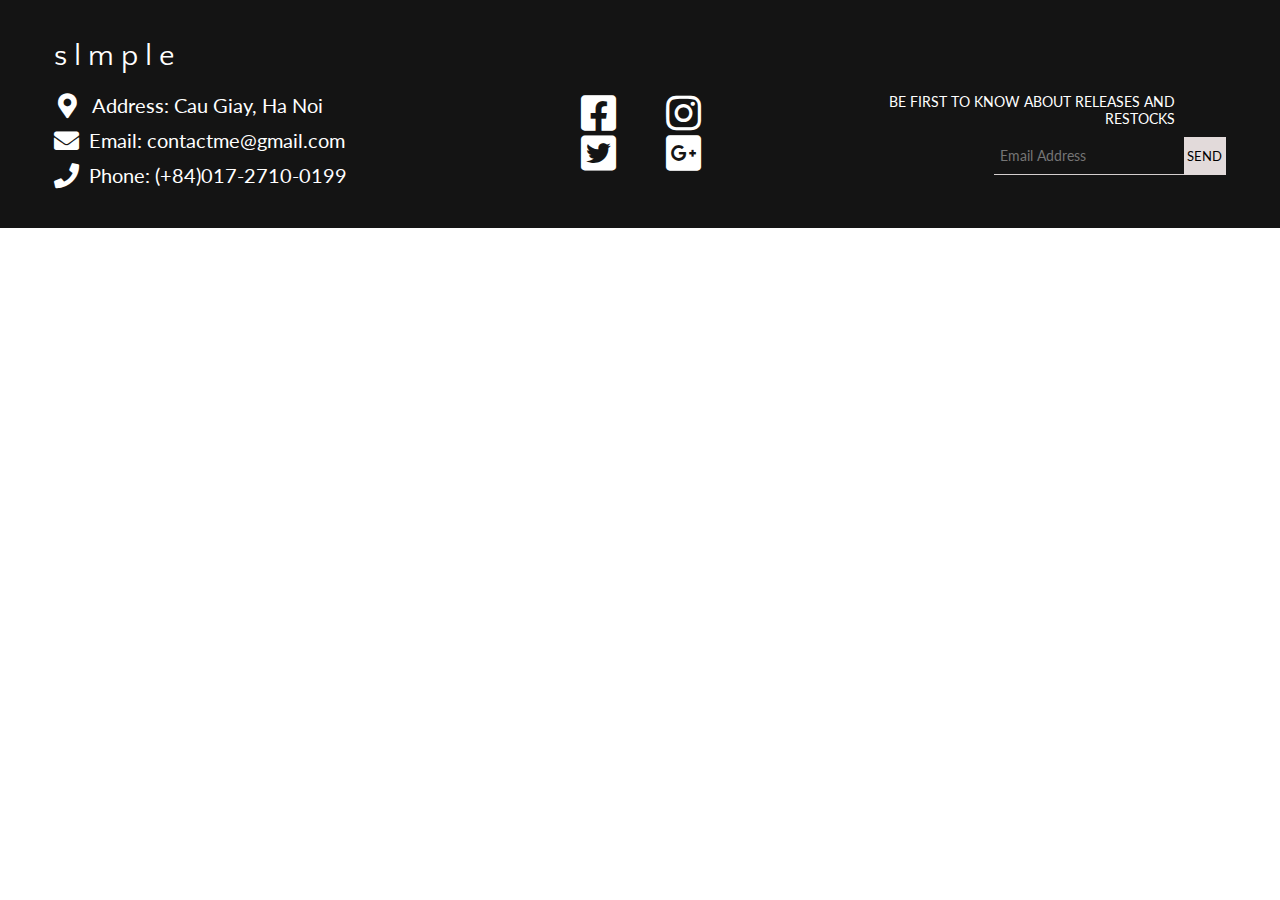
<file: components/contact.html>
<!DOCTYPE html>
<html lang="en">

<head>
    <meta charset="UTF-8">
    <meta name="viewport" content="width=device-width, initial-scale=1.0">
    <link href="https://fonts.googleapis.com/css?family=Lato:300,400,700,900&display=swap" rel="stylesheet">
    <link href="https://fonts.googleapis.com/css?family=Quattrocento+Sans&display=swap" rel="stylesheet">
    <link rel="stylesheet" href="/resources/font-awsome/all.min.css">
    <link rel="stylesheet" href="./contact.css">
    <title>Document</title>
</head>

<body>
    <div class="contac-section">
        <div class="logo-middle1">s l m p l e</div>
        <div class="contact-banner">
            <div class="left-contact">
                <div class="address">
                    <div>
                        <i class="fas fa-map-marker-alt haha"></i>
                        <p>Address: Cau Giay, Ha Noi</p>
                    </div>
                    <div>
                        <i class="fas fa-envelope"></i>
                        <p>Email: contactme@gmail.com</p>
                    </div>
                    <div>
                        <i class="fas fa-phone"></i>
                        <p>Phone: (+84)017-2710-0199</p>
                    </div>
                </div>
            </div>
            <div class="middle-contact">
                <div class="grid">
                    <i class="fab fa-facebook-square"></i>
                    <i class="fab fa-instagram"></i>
                    <i class="fab fa-twitter-square"></i>
                    <i class="fab fa-google-plus-square"></i>
                </div>
            </div>
            <div class="right-contact">
                <div class="text">BE FIRST TO KNOW ABOUT RELEASES AND RESTOCKS
                </div>
                <div class="input-section">
                    <input type="email" class="email" placeholder="Email Address">
                    <button class="btn-submit" type="submit" name="subcribe">
                        SEND
                    </button>
                </div>
            </div>
        </div>
    </div>
</body>

</html>
</file>
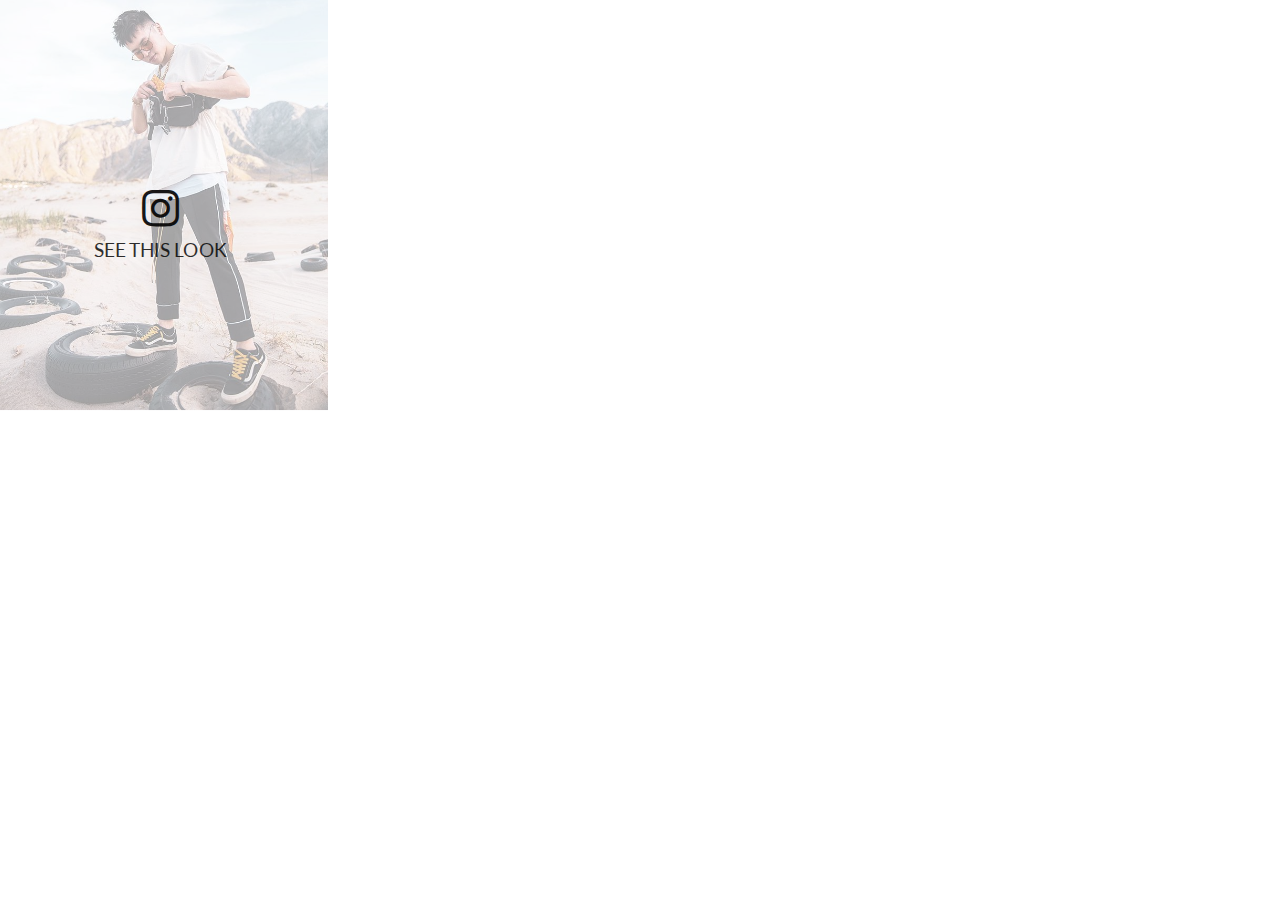
<file: components/instargram.html>
<!DOCTYPE html>
<html lang="en">
<head>
    <meta charset="UTF-8">
    <meta name="viewport" content="width=device-width, initial-scale=1.0">
    <link href="https://fonts.googleapis.com/css?family=Lato:300,400,700,900&display=swap" rel="stylesheet">
    <link href="https://fonts.googleapis.com/css?family=Quattrocento+Sans&display=swap" rel="stylesheet">
    <link rel="stylesheet" href="/resources/font-awsome/all.min.css">
    <link rel="stylesheet" href="./instagram.css">
    <title>Document</title>
</head>
<body>
    <div class="instagram-img">
        <a href="#"><img src="/resources/img/i1.jpg" alt="" class="layer1"></a>
        <div class="white"></div>
        <div class="logo-instagram">
            <a href="https://www.instagram.com/p/BxA8ZT6Jo02/"><i class="fab fa-instagram"></i></a>
            <div class="title">SEE THIS LOOK</div>
        </div>
    </div>
</body>
</html>
</file>
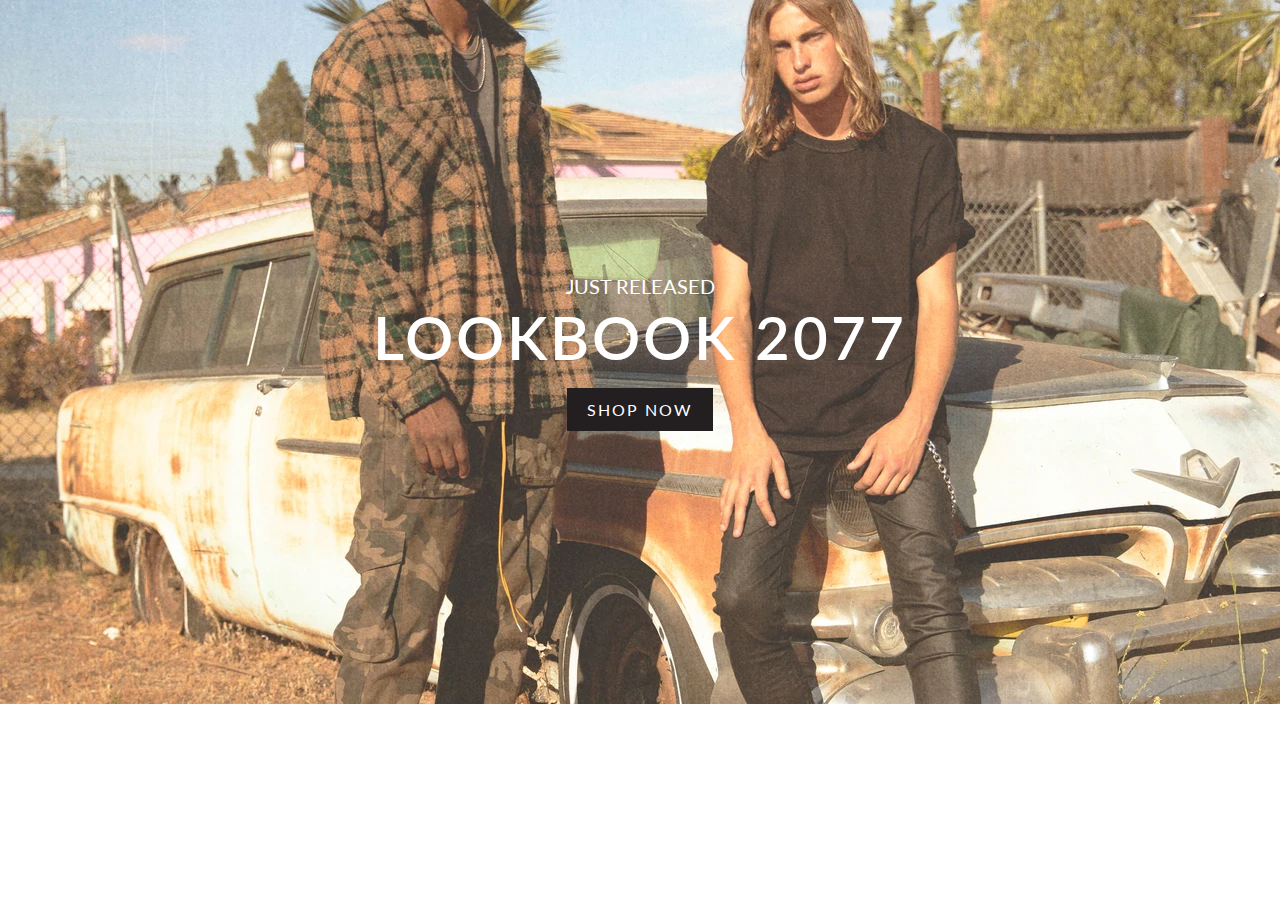
<file: components/mainbanner.html>
<!DOCTYPE html>
<html lang="en">
<head>
    <meta charset="UTF-8">
    <meta name="viewport" content="width=device-width, initial-scale=1.0">
    <link rel="stylesheet" href="./mainbanner.css">
    <link href="https://fonts.googleapis.com/css?family=Lato:300,400,700,900&display=swap" rel="stylesheet">
    <link href="https://fonts.googleapis.com/css?family=Quattrocento+Sans&display=swap" rel="stylesheet">
    <title>Document</title>
</head>
<body>
    <div class="first-banner">
        <div class="main-banner-content">
            <p class="above-heading">JUST RELEASED</p>
            <h2 class="heading-text">LOOKBOOK 2077</h2>
            <a href="#" class="text-btn">SHOP NOW</a>
        </div>
    </div>
</body>
</html>
</file>
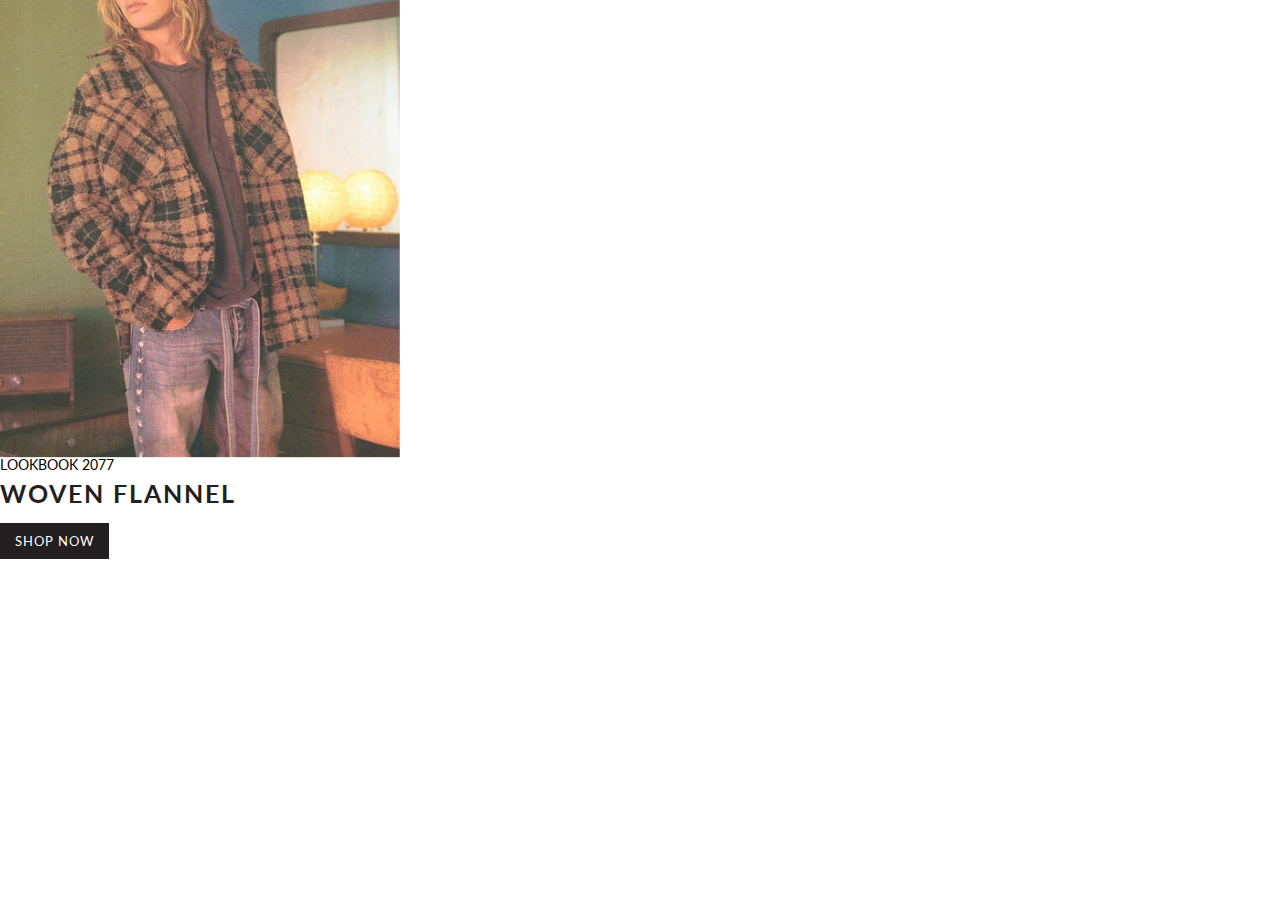
<file: components/new-item.html>
<!DOCTYPE html>
<html lang="en">
<head>
    <meta charset="UTF-8">
    <meta name="viewport" content="width=device-width, initial-scale=1.0">
    <link href="https://fonts.googleapis.com/css?family=Lato:300,400,700,900&display=swap" rel="stylesheet">
    <link href="https://fonts.googleapis.com/css?family=Quattrocento+Sans&display=swap" rel="stylesheet">
    <link rel="stylesheet" href="./newitem.css">
    <title>Document</title>
</head>
<body>
    <div class="new-product">
        <div class="img-new-product">
            <a href="#"><img src="/resources/img/whatnew1.jpg" alt=""></a>
            <p>LOOKBOOK 2077</p>
            <div class="title-img">
                <a href="#">WOVEN FLANNEL</a>
            </div>
            <a href="#" class="new-product-btn">SHOP NOW</a>
        </div>
    </div>
</body>
</html>
</file>
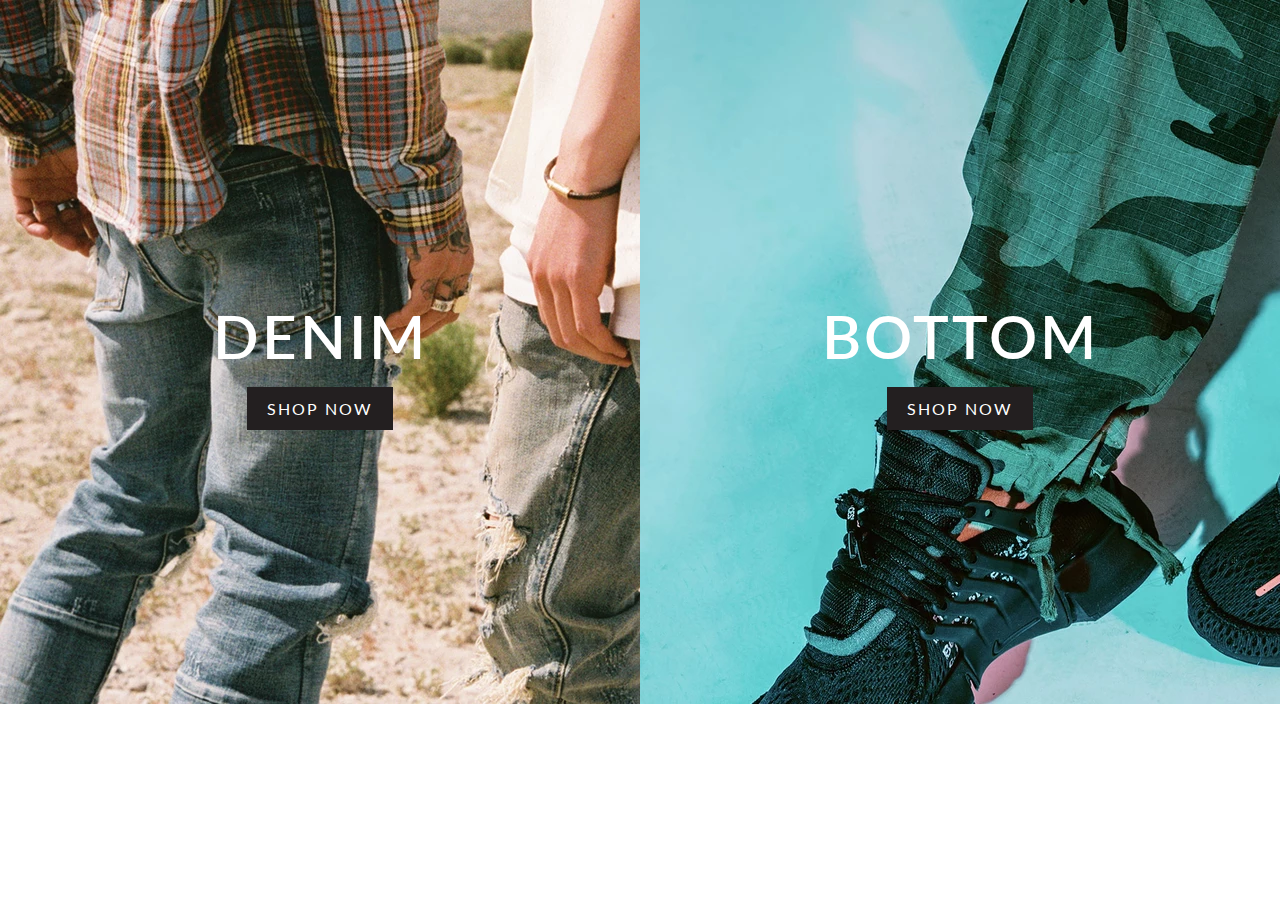
<file: components/second-banner.html>
<!DOCTYPE html>
<html lang="en">

<head>
    <meta charset="UTF-8">
    <meta name="viewport" content="width=device-width, initial-scale=1.0">
    <link href="https://fonts.googleapis.com/css?family=Lato:300,400,700,900&display=swap" rel="stylesheet">
    <link href="https://fonts.googleapis.com/css?family=Quattrocento+Sans&display=swap" rel="stylesheet">
    <link rel="stylesheet" href="./secondbanner.css">
    <title>Document</title>
</head>

<body>
    <div class="second-banner">
        <div class="left-banner">
            <h2>DENIM</h2>
            <a href="vendors/oneproduct/denim.html" class="text-btn2">SHOP NOW</a>
        </div>
        <div class="right-banner">
            <h2>BOTTOM</h2>
            <a href="vendors/oneproduct/bottom.html" class="text-btn2">SHOP NOW</a>
        </div>
    </div>
</body>

</html>
</file>
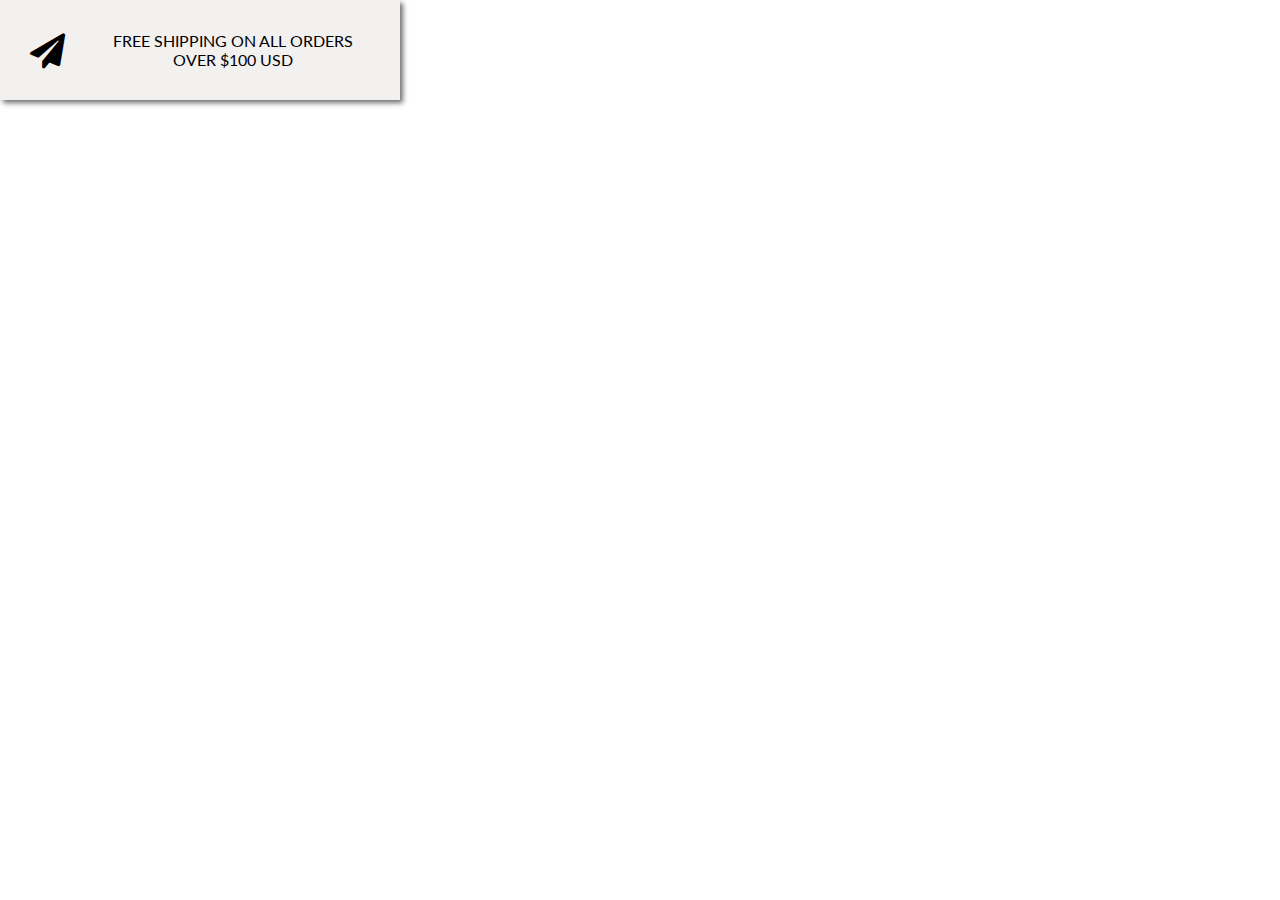
<file: components/service.html>
<!DOCTYPE html>
<html lang="en">

<head>
    <meta charset="UTF-8">
    <meta name="viewport" content="width=device-width, initial-scale=1.0">
    <link href="https://fonts.googleapis.com/css?family=Lato:300,400,700,900&display=swap" rel="stylesheet">
    <link href="https://fonts.googleapis.com/css?family=Quattrocento+Sans&display=swap" rel="stylesheet">
    <link rel="stylesheet" href="/resources/font-awsome/all.min.css">
    <link rel="stylesheet" href="./service.css">
    <title>Document</title>
</head>

<body>
    <div class="service">
        <i class="fas fa-paper-plane"></i>
        <p>FREE SHIPPING ON ALL ORDERS OVER $100 USD</p>
    </div>
</body>

</html>
</file>
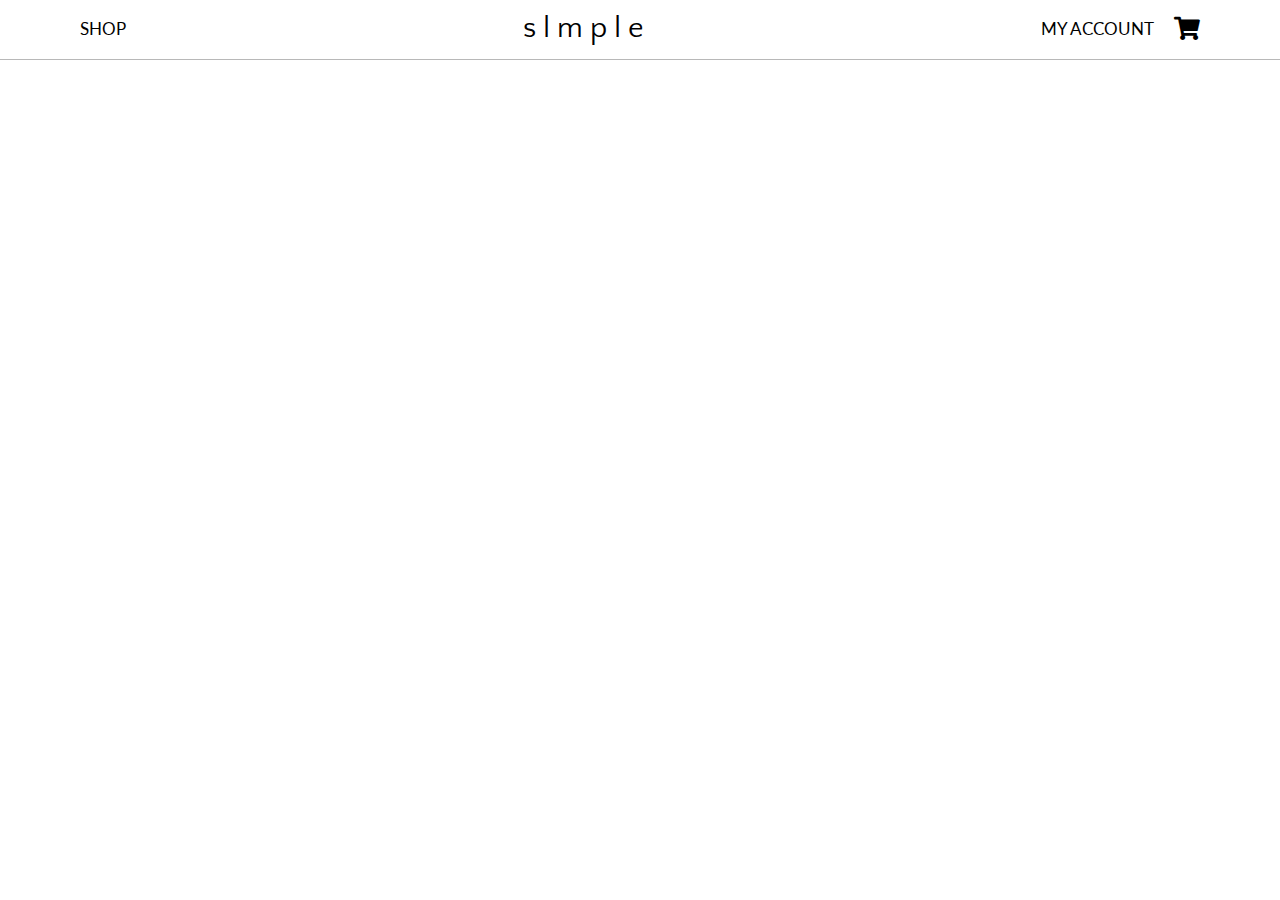
<file: components/top-menu.html>
<!DOCTYPE html>
<html lang="en">

<head>
    <meta charset="UTF-8">
    <meta name="viewport" content="width=device-width, initial-scale=1.0">
    <link href="https://fonts.googleapis.com/css?family=Lato:300,400,700,900&display=swap" rel="stylesheet">
    <link href="https://fonts.googleapis.com/css?family=Quattrocento+Sans&display=swap" rel="stylesheet">
    <link rel="stylesheet" href="/resources/font-awsome/all.min.css">
    <link rel="stylesheet" href="./top-menu.css">
    <title>Document</title> 
</head>

<body>
    <div class="header-menu" id="nav-menu">
        <div class="main-menu">
            <div class="left-menu">
                <div class="menu-layer1">
                    <button id="tle" class="dropbtn">Shop</button>
                    <div class="menu-layer2" id="drop-down">
                        <ul>
                            <li>
                                <a href="#">
                                    <p>ALL PRODUCT</p>
                                </a>
                            </li>
                            <li>
                                <a href="#">
                                    <p>DENIM</p>
                                    <img src="/resources/img/denim-menu.png" alt="">
                                </a>
                            </li>
                            <li>
                                <a href="#">
                                    <p>CARGOS</p>
                                    <img src="/resources/img/cargo-menu.png" alt="">
                                </a>
                            </li>
                            <li>
                                <a href="#">
                                    <p>SHORTS</p>
                                    <img src="/resources/img/short-menu.png" alt="">
                                </a>

                            </li>
                            <li>
                                <a href="#">
                                    <p>OUTERWEAR</p>
                                    <img src="/resources/img/outerwear-menu.png" alt="">
                                </a>
                            </li>
                            <li>
                                <a href="#">
                                    <p>TOP</p>
                                    <img src="/resources/img/top-menu.png" alt="">
                                </a>
                            </li>
                        </ul>
                    </div>
                </div>
                <!-- <a href="#">About</a> -->
            </div>
            <div class="logo-middle">
                <a href="#" class="logo">s l m p l e</a>
            </div>
            <div class="right-menu">
                <div><a href="#">My Account</a></div>
                <div class="fas fa-shopping-cart cart"></div>
            </div>
        </div>
        <div class="side-cart">
            <div class="black-screen"></div>
            <div class="content-cart">
                <div class="content">
                    <p>BAG</p>
                    <p class="close">CLOSE</p>
                </div>
                <div class="main-content">
                    <p>
                        Looks like your bag is empty.
                        <br>
                        Let's add a thing or two.
                    </p>
                </div>
                <div class="check-out">
                    <div class="content-check-out">
                        <div class="sumtotal-money">
                            <p>SUMTOTAL(0 item)</p>
                            <p class="money">0$</p>
                        </div>
                        <a href="#">CHECK OUT</a>
                    </div>
                </div>
            </div>
        </div>
    </div>
</body>

</html>
</file>
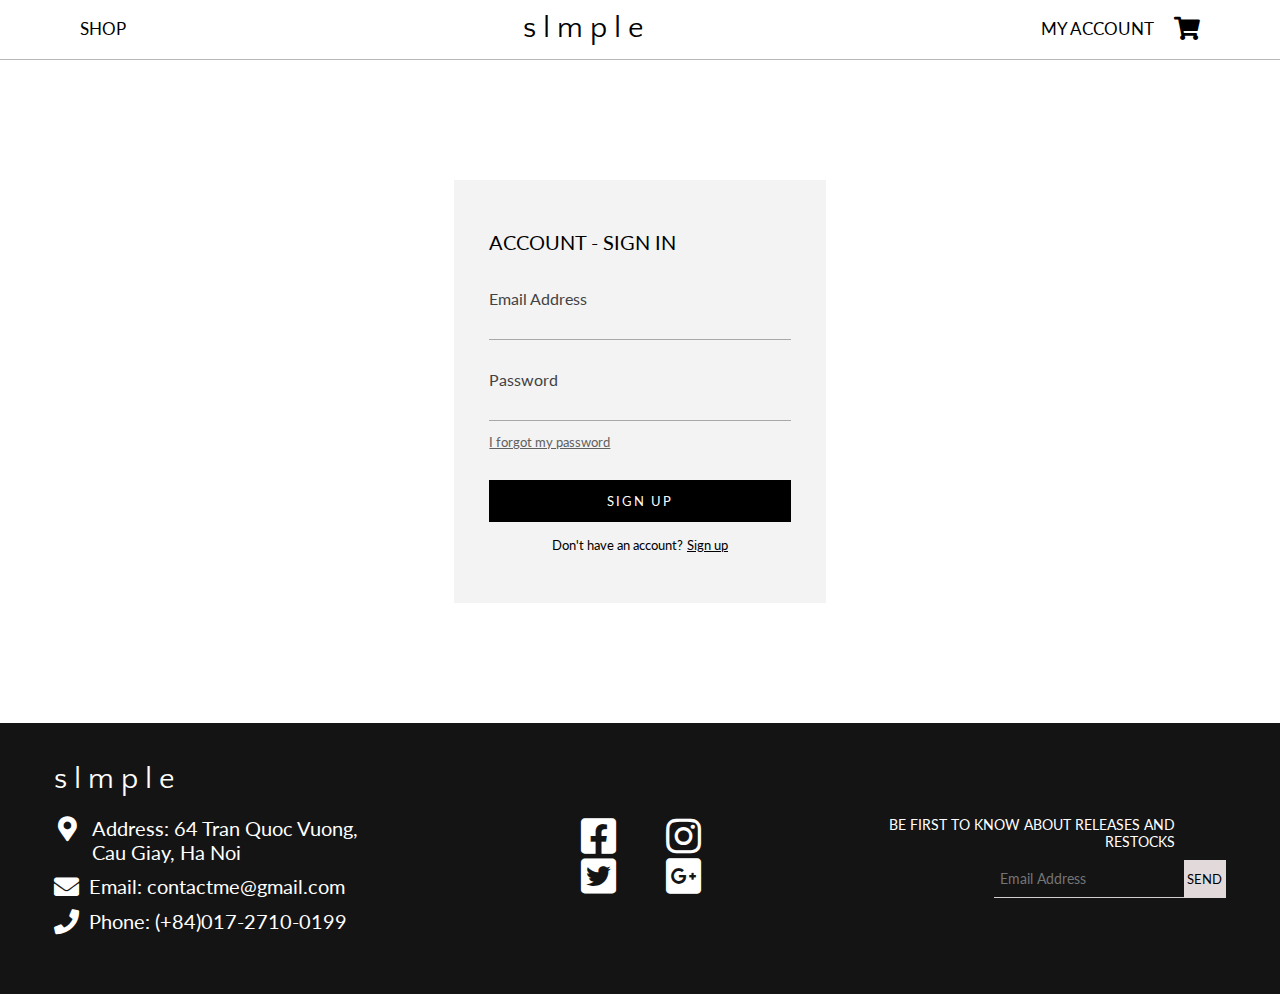
<file: public/login.html>
<!DOCTYPE html>
<html lang="en">
<head>
    <meta charset="UTF-8">
    <meta name="viewport" content="width=device-width, initial-scale=1.0">
    <link href="https://fonts.googleapis.com/css?family=Lato:300,400,700,900&display=swap" rel="stylesheet">
    <link href="https://fonts.googleapis.com/css?family=Quattrocento+Sans&display=swap" rel="stylesheet">
    <link rel="stylesheet" href="/resources/font-awsome/all.min.css">
    <link rel="stylesheet" href="./style.css">
    <link rel="stylesheet" href="/login.css">
    <link rel="stylesheet" href="./components/top-menu.css">
    <link rel="stylesheet" href="./components/contact.css">
    <title>Document</title>
</head>
<body>
    <div class="header-menu" id="nav-menu">
        <div class="main-menu">
            <div class="left-menu">
                <div class="menu-layer1">
                    <button id="tle" class="dropbtn">Shop</button>
                    <div class="menu-layer2" id="drop-down">
                        <ul>
                            <li>
                                <a href="#">
                                    <p>ALL PRODUCT</p>
                                </a>
                            </li>
                            <li>
                                <a href="#">
                                    <p>DENIM</p>
                                    <img src="/resources/img/denim-menu.png" alt="">
                                </a>
                            </li>
                            <li>
                                <a href="#">
                                    <p>CARGOS</p>
                                    <img src="/resources/img/cargo-menu.png" alt="">
                                </a>
                            </li>
                            <li>
                                <a href="#">
                                    <p>SHORTS</p>
                                    <img src="/resources/img/short-menu.png" alt="">
                                </a>

                            </li>
                            <li>
                                <a href="#">
                                    <p>OUTERWEAR</p>
                                    <img src="/resources/img/outerwear-menu.png" alt="">
                                </a>
                            </li>
                            <li>
                                <a href="#">
                                    <p>TOP</p>
                                    <img src="/resources/img/top-menu.png" alt="">
                                </a>
                            </li>
                        </ul>
                    </div>
                </div>
                <!-- <a href="#">About</a> -->
            </div>
            <div class="logo-middle">
                <a href="/index.html" class="logo">s l m p l e</a>
            </div>
            <div class="right-menu">
                <div><a href="login.html">My Account</a></div>
                <div class="fas fa-shopping-cart cart"></div>
            </div>
        </div>
        <div class="side-cart">
            <div class="black-screen"></div>
            <div class="content-cart">
                <div class="content">
                    <p>BAG</p>
                    <p class="close">CLOSE</p>
                </div>
                <div class="main-content">
                    <p>
                        Looks like your bag is empty.
                        <br>
                        Let's add a thing or two.
                    </p>
                </div>
                <div class="check-out">
                    <div class="content-check-out">
                        <div class="sumtotal-money">
                            <p>SUMTOTAL(0 item)</p>
                            <p class="money">0$</p>
                        </div>
                        <a href="#">CHECK OUT</a>
                    </div>
                </div>
            </div>
        </div>
    </div>


    <form class="login-section">
        <div class="login-form">
            <p>ACCOUNT - SIGN IN</p>
            <div class="text">Email Address</div>
            <input required type="email" class="email">
            <div class="text">Password</div>
            <input type="password" class="_password">
            <a href="#">I forgot my password</a>
            <button class="btn-submit" type="submit" name="subcribe">SIGN UP</button>
            <div class="account-alr">
                <span>Don't have an account?</span>
                <a href="/register.html">Sign up</a>
            </div>
        </div>
    </form>

    <div class="contac-section">
        <div class="logo-middle1">s l m p l e</div>
        <div class="contact-banner">
            <div class="left-contact">
                <div class="address">
                    <div>
                        <i class="fas fa-map-marker-alt haha"></i>
                        <p>Address: 64 Tran Quoc Vuong, Cau Giay, Ha Noi</p>
                    </div>
                    <div>
                        <i class="fas fa-envelope"></i>
                        <p>Email: contactme@gmail.com</p>
                    </div>
                    <div>
                        <i class="fas fa-phone"></i>
                        <p>Phone: (+84)017-2710-0199</p>
                    </div>
                </div>
            </div>
            <div class="middle-contact">
                <div class="grid">
                    <i class="fab fa-facebook-square"></i>
                    <i class="fab fa-instagram"></i>
                    <i class="fab fa-twitter-square"></i>
                    <i class="fab fa-google-plus-square"></i>
                </div>
            </div>
            <div class="right-contact">
                <div class="text">BE FIRST TO KNOW ABOUT RELEASES AND RESTOCKS
                </div>
                <div class="input-section">
                    <input type="email" class="email" placeholder="Email Address">
                    <button class="btn-submit" type="submit" name="subcribe">
                        SEND
                    </button>
                </div>
            </div>
        </div>
    </div>

    <script src="./components/all.js"></script>
</body>
</html>
</file>
<file: style.css>
*{
    margin: 0;
    padding: 0;
    font-family: 'Lato', sans-serif;
    box-sizing: border-box;
}

.product-section{
    position: relative;
    width: 100%;
    margin-top: 80px;
}
.new-product-header{
    width: 91.5%;
    margin-left: auto;
    margin-right: auto;
    margin-bottom: 30px;
    letter-spacing: 1.5px;
    font-size: 20px;
    line-height: 1.5;
    /* text-align: center; */
    /* border: 1px solid red; */
}
.new-product{
    width: 91.5%;
    margin-left: auto;
    margin-right: auto;
    display: flex;
    justify-content: space-between;
    /* border: 1px solid red; */
}
.bestseller-section{
    position: relative;
    width: 100%;
    margin-top: 80px;
}
.bestseller-header{
    width: 91.5%;
    margin-left: auto;
    margin-right: auto;
    margin-bottom: 30px;
    letter-spacing: 1.5px;
    font-size: 20px;
    line-height: 1.5;
}
.bestseller-product{
    width: 91.5%;
    margin-left: auto;
    margin-right: auto;
    display: flex;
    justify-content: space-between;
}

.quote-section{
    text-align: center;
    margin-top: 100px;
    margin-bottom: 100px;
}
.quote-section blockquote{
    font-size: 25px;
    font-weight: 500;
    position: relative;
}
.quote-section blockquote::before{
    content: '\201C';
    font-size: 130%;
}
.quote-section blockquote::after{
    content: '\201D';
    position: absolute;
    top: 32px;
    right: 537px;
    font-size: 130%;
}
.quote-section blockquote cite{
    display: block;
    font-size: 20px;
    font-weight: 400;
    margin-top: 10px;
   margin-left: 530px;
}

.service-section{
    margin-top: 50px;
}
.service-section .service-header{
    width: 91.5%;
    margin-left: auto;
    margin-right: auto;
    margin-bottom: 30px;
    letter-spacing: 1.5px;
    font-size: 20px;
    line-height: 1.5;
}
.service-section .service-content{
    width: 70%;
    display: flex;
    margin-left: auto;
    margin-right: auto;
    justify-content: space-between;

}

.feedback-section{
    margin-top: 50px;
    margin-bottom: 50px;

}
.feedback-section .feedback-header{
    width: 91.5%;
    margin-left: auto;
    margin-right: auto;
    margin-bottom: 50px;
    
}
.feedback-section .feedback-header h2{
    letter-spacing: 1.5px;
    font-size: 20px;
    line-height: 1.5;
}
.feedback-section .instagram-section{
    width: 91.5%;
    margin-left: auto;
    margin-right: auto;
    display: flex;
    flex-wrap: wrap;
    justify-content: space-between;

}
</file>
<file: components/top-menu.css>
*{
    margin: 0;
    padding: 0;
    font-family: 'Lato', sans-serif;
    box-sizing: border-box;
}

/* ------------------------------------------------------------------------------*/
/* -------------------------------header-----------------------------------------*/
/* ------------------------------------------------------------------------------*/

.header-menu{
    max-width: 100%;
    padding-right: 80px;
    padding-left: 80px;
    margin-right: auto;
    margin-left: auto;
    /* border: 1px solid blue; */
    border-bottom: 1px solid rgb(184, 184, 184);
    height: 60px;
    padding-top: 6px;
    background-color: white;
}
.main-menu{
    display: flex;
    /* background-color: white; */
    font-size: 17px;
    line-height: 1.5;
    align-items: center;
    /*--------*/
}
#nav-menu{
    position: fixed;
    top: 0;
    width: 100%;
    transition: top 0.3s;
    z-index: 1;
}
.left-menu,.right-menu{
    display: flex;
    text-transform: uppercase;
}
.header-menu .left-menu .menu-layer1{
    position: relative;
}
.header-menu .left-menu .menu-layer1 .dropbtn{
    /* text-decoration: none; */
    color: black;
    border: none;
    background-color: white;
    font-size: 17px;
    line-height: 1.5;
    text-transform: uppercase;
    cursor: pointer;
    /* border: 1px solid black; */
}
.header-menu .left-menu .menu-layer1 .menu-layer2{
    position: absolute;
    top: 44px;
    left: -5px;
    visibility: hidden;
    opacity: 0;
    /* display: none; */
    background-color: white;
    padding-top: 15px;
    transition: 0.4s;
    z-index: 2;
    /* border: 1px solid brown; */
}
.header-menu .left-menu .menu-layer1:hover .menu-layer2{
    /* visibility: visible;
    opacity: 1; */
}
.header-menu .main-menu .left-menu .menu-layer1 .menu-layer2.show{
    visibility: visible;
    opacity: 1;
}
.header-menu .left-menu .menu-layer1 .menu-layer2 ul{
    display: flex;
    width: 400px;
    flex-wrap: wrap;
    list-style: none;
}
.header-menu .left-menu .menu-layer1 .menu-layer2 ul li a{
    width: 165px;
    height: 60px;
    display: flex;
    align-items: center;
    margin-left: 20px;
    margin-bottom: 20px;
    background-color: rgb(243, 243, 243);
    text-decoration: none;
    color: black;
    /* border: 1px solid brown; */
}
.header-menu .left-menu .menu-layer1 .menu-layer2 ul li a p{
    font-size: 15px;
    width: 70%;
    margin-left: 10px;
    /* border: 1px solid green; */
}
.header-menu .left-menu > a{
    text-decoration: none;
    color: black;
}
.header-menu .left-menu .menu-layer1 .menu-layer2 ul li a:hover{
    background-color: rgb(128, 128, 128);
}
.header-menu .left-menu .menu-layer1 .menu-layer2 ul li a img{
    height: 60px;
}
.left-menu a{
    margin-left: 20px;
}
.logo-middle{
    width: 50%;
    margin-left: auto;
    margin-right: auto;
    /*
    border: 1px solid black;
    */
    
    text-align: center;
}
.logo-middle .logo{
    text-decoration: none;
    color: black;
    font-size: 30px;
    font-family: 'Quattrocento Sans', sans-serif;
}
.right-menu{
    /* border: 1px solid green; */
    align-items: center;
}
.right-menu .cart{
    margin-left: 20px;
    font-size: 23px;
    cursor: pointer;
}
.right-menu div>a{
    text-decoration: none;
    color: black;
}

/* ------------------------------------------------------------------------------*/
/*--------------------------------------CART-------------------------------------*/
/* ------------------------------------------------------------------------------*/

.side-cart{
    height: 100%;
    /* background-color: rgb(71, 71, 71); */
}
.side-cart .black-screen{
    width: 100%;
    height: 100%;
    z-index: 2;
    position: fixed;
    top: 0;
    left: 0;
    background-color: rgba(0, 0, 0, 0.42);
    cursor: pointer;
    transition: 0.4s;
    visibility: hidden;
}
.side-cart .black-screen.show{
    visibility: visible;
}
.side-cart .content-cart{
    width: 400px;
    background-color: white;
    height: 100%;
    position: fixed;
    top: 0;
    right: 0;
    z-index: 2;
    border-left: 1px solid rgb(122, 122, 122);
    transition: 0.4s;
    transform: translateX(100%);
}
.side-cart .content-cart.move-to-left{
    transform: translateX(0%);
}
.side-cart .content-cart .content{
    display: flex;
    justify-content: space-between;
    transition: 0.4s;
    margin-top: 15px;
    margin-left: 20px;
    margin-right: 20px;
    /* border: 1px solid green; */
}
.side-cart .content-cart .main-content{
    display: flex;
    align-items: center;
    justify-content: center;
    margin-left: 20px;
    margin-right: 20px;
    height: 83.5%;
    /* border: 1px solid brown; */
}
.side-cart .content-cart .main-content p{
    text-align: center;
}
.side-cart .content-cart .content p{
    font-size: 17px;
    line-height: 1.5;
    text-transform: uppercase;
}
.side-cart .content-cart .content .close{
    cursor: pointer;
}
.side-cart .content-cart .check-out{
    padding-top: 20px;
    padding-bottom: 20px;
    width: 100%;
    background-color: #ece6e0;
    position: absolute;
    bottom: 0px;
    /* border: 1px solid red; */
}
.side-cart .content-cart .check-out .content-check-out{
    margin-left: 20px;
    margin-right: 20px;
    /* border: 1px solid green; */
}
.side-cart .content-cart .check-out .content-check-out .sumtotal-money{
    display: flex;
    justify-content: space-between;
    margin-bottom: 10px;
}
.side-cart .content-cart .check-out .content-check-out .sumtotal-money .money{

}
.side-cart .content-cart .check-out .content-check-out a{
    text-decoration: none;
    color: white;
    background-color: black;
    width:100%;
    display: block;
    padding-top: 15px;
    padding-bottom: 15px;
    text-align: center;
    transition: 0.4s;
}
.side-cart .content-cart .check-out .content-check-out a:hover{
    background-color: rgb(128, 128, 128);
}
</file>
<file: components/mainbanner.css>
*{
    margin: 0;
    padding: 0;
    font-family: 'Lato', sans-serif;
    box-sizing: border-box;
}

.first-banner{
    background-image:url(/resources/img/banner1.jpg);
    background-size: cover;
    background-position: center;
    height: 704px;
    display: flex;
    align-items: center;
}
.main-banner-content{
    color: white;
    width: 70%;
    padding: 98px 0;
    margin-left: auto;
    margin-right: auto;
    /* border: 1px solid blue; */
    text-align: center;
}
.main-banner-content .above-heading{
    font-weight: 400;
    font-size: 20px;
    margin-bottom: 3px;
}
.main-banner-content .heading-text{
    font-size: 60px;
    font-weight: 600;
    letter-spacing: 3px;
}
.main-banner-content .text-btn{
    text-decoration: none;
    background-color:#231f20;
    color: white;
    padding: 12px 20px;
    margin-top: 15px;
    display: inline-block;
    letter-spacing: 2px;
    transition: 0.4s;
}
.main-banner-content .text-btn:hover,
.main-banner-content .text-btn:active{
    background-color: #696565;
}
</file>
<file: components/newitem.css>
*{
    margin: 0;
    padding: 0;
    font-family: 'Lato', sans-serif;
    box-sizing: border-box;
}

.new-product .img-new-product{
    width: 390px;
}
.new-product .img-new-product img{
    width: 390px;
    transition: 0.4s;
    margin-bottom: 7px;
}
.new-product .img-new-product img:hover{
    transform: scale(1.05);
}
.new-product .img-new-product p{
    font-size: 14px;
    font-weight: 400;
}
.new-product .img-new-product .title-img{
    font-weight: 700;
    font-size: 25px;
    letter-spacing: 2px;
    margin-top: 5px;
    margin-bottom: 5px;
}
.new-product .img-new-product .title-img a{
    text-decoration: none;
    color: #231f20;
}

.new-product .img-new-product .new-product-btn{
    text-decoration: none;
    background-color:#231f20;
    color: white;
    padding: 10px 15px;
    margin-top: 10px;
    display: inline-block;
    letter-spacing: 1px;
    transition: 0.4s;
    font-size: 13px;
}
.new-product .img-new-product .new-product-btn:hover,
.new-product .img-new-product .new-product-btn:active{
    background-color: #696565;
}
</file>
<file: components/bestseller.css>
*{
    margin: 0;
    padding: 0;
    font-family: 'Lato', sans-serif;
    box-sizing: border-box;
}

.img-bestseller-product{
    width: 390px;
}
.img-bestseller-product img{
    width: 390px;
    margin-bottom: 7px;
}
.img-bestseller-product .title-img{
    /* font-weight: 700;
    font-size: 25px; */
    letter-spacing: 2px;
    margin-top: 5px;
    margin-bottom: 5px;
    display: flex;
    position: relative;
}
.img-bestseller-product .title-img .cost{
    position: absolute;
    height: 100%;
    right: 0px;
}
.img-bestseller-product .title-img a{
    text-decoration: none;
    color: #231f20;
    font-size: 23px;
    font-weight: 500;

}
.img-bestseller-product .title-img p{
    height: 100%;
    font-size: 18px;
    display: flex;
    align-items: center;
}
.img-bestseller-product .information{
    font-size:14px;
    opacity: 0.7;
}
.img-bestseller-product .image-block{
    width: 100%;
    height: 584px;
    position: relative;
    /* border: 1px solid red; */
}
.img-bestseller-product .image-block .layer1{
    width: 100%;
}
.img-bestseller-product .image-block .white{
    display: block;
    background-color: white;
    width: 100%;
    height: 0;
    position: absolute;
    left: 0px;
    bottom: 0px;
    opacity: 0;
    transition: 0.5s;
    /* border: 1px solid green; */
}
.img-bestseller-product .image-block .size-section{
    position: absolute;
    left: 0px;
    bottom: 10px;
    width: 100%;
    height: 20%;
    text-align: center;
    opacity: 0;
    transition: 0.4s;
    /* border: 1px solid blue; */
}
.img-bestseller-product .image-block .size-section .size{
    font-size: 25px;
    margin-bottom: 30px;
    letter-spacing: 1.5px;
    /* opacity: 0;
    transition: 0.4s; */
}
.img-bestseller-product .image-block .size-section .size-number{
    font-size: 18px;
    word-spacing: 2px;
    /* opacity: 0;
    transition: 0.4s; */
}
.img-bestseller-product .image-block .btn-shop-now{
    position: absolute;
    left: 140px;
    bottom: 50px;
    background-color:#231f20;
    padding: 10px 15px;
    color: white;
    text-align: center;
    opacity: 0;
    transition: 0.4s;
    /* border:1px solid blue; */
}
.img-bestseller-product .image-block .btn-shop-now a{
    text-decoration: none;
    color: white;
}
.img-bestseller-product .image-block:hover .white{
    opacity: 0.9;
    padding-bottom: 233px;
}
.img-bestseller-product .image-block:hover .size-section{
    transition-delay: 0.2s;
    opacity: 1;
    bottom: 90px;
}
.img-bestseller-product .image-block:hover .btn-shop-now{
    transition-delay: 0.3s;
    opacity: 1;

}
.img-bestseller-product .image-block .btn-shop-now:hover{
    background-color: #696565;
}
</file>
<file: components/secondbanner.css>
*{
    margin: 0;
    padding: 0;
    font-family: 'Lato', sans-serif;
    box-sizing: border-box;
}

.second-banner{
    display: flex;
    width: 100%;
    height: 704px;
    text-align: center;
}
.second-banner .left-banner{
    background-image: url(/resources/img/banner2.jpg);
    width: 50%;
    color: white;
}
.second-banner .right-banner{
    background-image: url(/resources/img/banner3.jpg);
    width: 50%;
    color: white;
    
}
.second-banner a{
    text-decoration: none;
    color: white;
}
.second-banner h2{
    font-size: 60px;
    font-weight: 600;
    letter-spacing: 3px;
    margin-top: 300px;
}

.second-banner .text-btn2{
    text-decoration: none;
    background-color: #231f20;
    color: white;
    padding: 12px 20px;
    margin-top: 15px;
    display: inline-block;
    letter-spacing: 2px;
    transition: 0.4s;
}
.second-banner .text-btn2:hover,
.second-banner .text-btn2:active{
    background-color: #696565;
}
</file>
<file: components/service.css>
*{
    margin: 0;
    padding: 0;
    font-family: 'Lato', sans-serif;
    box-sizing: border-box;
}

.service{
    display: flex;
    justify-content: center;
    align-items: center;
    background-color: rgb(243, 240, 240);
    width: 400px;
    height: 100px;
    transition: 0.4s;
    /* border: 1px solid blue; */
}
.service:hover{
    box-shadow: 3px 3px 5px 0px rgb(112, 112, 112);
}
.service i{
    font-size: 35px;
    margin-right: 30px;
    margin-left: 30px;

}
.service p{
    text-align: center;
    margin-right: 30px;
    
}
</file>
<file: components/instagram.css>
*{
    margin: 0;
    padding: 0;
    font-family: 'Lato', sans-serif;
    box-sizing: border-box;
}

.instagram-img{
    position: relative;
    width: 320px;
}
.instagram-img .layer1{
    width: 100%; 
    transition: 0.4s;
}
.instagram-img .white{
    width: 100%;
    height: 400px;
    position: absolute;
    top: 0;
    left: 0;
    background-color: white;
    opacity: 0;
    transition: 0.4s;
}
.instagram-img .logo-instagram{
    width: 100%;
    font-size: 40px;
    text-align: center;
    position: absolute;
    top: 185px;
    left: 0px;
    opacity: 0;
    transition: 0.4s;
}
.instagram-img .logo-instagram a{
    color: black;
}
.instagram-img .logo-instagram .title{
    font-size: 17px;
    margin-top: 5px;
    opacity: 0;
    transition: 0.4s;
}
.instagram-img:hover .layer1{
    transform: scale(1.05);
}
.instagram-img:hover .white{
    opacity: 0.6;
    transform: scale(1.05);
}
.instagram-img:hover .logo-instagram{
    opacity: 0.9;
    transform: scale(1.05);
}
.instagram-img:hover .title{
    opacity: 0.9;
    transform: scale(1.05);
}
</file>
<file: components/contact.css>
*{
    margin: 0;
    padding: 0;
    font-family: 'Lato', sans-serif;
    box-sizing: border-box;
}

.contac-section{
    width: 100%;
    background-color: rgb(20, 20, 20);
    /* border: 1px solid green; */
}
.contac-section .logo-middle1{
    width: 91.5%;
    margin-left: auto;
    margin-right: auto;
    font-size: 30px;
    font-family: 'Quattrocento Sans', sans-serif;
    padding-top: 40px;
    color: white;
    /* border: 1px solid blue; */
}
.contac-section .contact-banner{
    width: 91.5%;
    margin-left: auto;
    margin-right: auto;
    padding-top: 20px;
    display: flex;
    padding-bottom: 30px;
    justify-content: space-between;
    /* border: 1px solid green; */
}
.contac-section .contact-banner .left-contact{
    width: 40%;
    /* border: 1px solid blue; */
}
.contac-section .contact-banner .left-contact .address{
    width: 70%;
    font-size: 20px;
    color: white;
    /* border: 1px solid brown; */
}
.contac-section .contact-banner .left-contact .address div{
    display: flex;
    margin-bottom: 10px;
    /* border: 1px solid brown; */
}
.contac-section .contact-banner .left-contact .address div i{
    font-size: 25px;
    margin-right: 10px;
}
.contac-section .contact-banner .left-contact .address div .haha{
    margin-right: 15px;
    margin-left: 4px ;
}
.contac-section .contact-banner .middle-contact{
    width: 20%;
}
.contac-section .contact-banner .middle-contact .grid{
    display: flex;
    flex-wrap: wrap;
    /* border: 1px solid green; */
}
.contac-section .contact-banner .middle-contact .grid i{
    font-size: 40px;
    margin-right: 50px;
    color: white;
    transition: 0.4s;
}
.contac-section .contact-banner .middle-contact .grid i:hover{
    transform: scale(1.5);
    color: rgb(196, 93, 69);
}
.contac-section .contact-banner .right-contact{
    width: 30%;
    text-align: right;
    /* border: 1px solid brown; */
}
.contac-section .contact-banner .right-contact .text{
    color: white;
    margin-right: 51px;
    font-size: 14px;
    margin-bottom: 10px;
}
.contac-section .contact-banner .right-contact .input-section{
    display: flex;
    margin-left: 120px;
    /* border: 1px solid green; */
}
.contac-section .contact-banner .right-contact .input-section .email{
    background: none;
    border: none;
    font-size: 14px;
    border-bottom: 1px solid;
    outline: none;
    color: rgb(212, 206, 206);
    padding: 10px 6px;
    width: 300px;
    /* border: 1px solid green; */
}
.contac-section .contact-banner .right-contact .input-section .btn-submit{
    width: 100px;
    font-size: 13px;
    background-color: rgb(226, 218, 218);
    border: none;
    transition: 0.4s;
}
.contac-section .contact-banner .right-contact .input-section .btn-submit:hover{
    background-color: rgb(139, 133, 133);
}
</file>
<file: public/style.css>
*{
    margin: 0;
    padding: 0;
    font-family: 'Lato', sans-serif;
    box-sizing: border-box;
}

.product-section{
    position: relative;
    width: 100%;
    margin-top: 80px;
}
.new-product-header{
    width: 91.5%;
    margin-left: auto;
    margin-right: auto;
    margin-bottom: 30px;
    letter-spacing: 1.5px;
    font-size: 20px;
    line-height: 1.5;
    /* text-align: center; */
    /* border: 1px solid red; */
}
.new-product{
    width: 91.5%;
    margin-left: auto;
    margin-right: auto;
    display: flex;
    justify-content: space-between;
    /* border: 1px solid red; */
}
.bestseller-section{
    position: relative;
    width: 100%;
    margin-top: 80px;
}
.bestseller-header{
    width: 91.5%;
    margin-left: auto;
    margin-right: auto;
    margin-bottom: 30px;
    letter-spacing: 1.5px;
    font-size: 20px;
    line-height: 1.5;
}
.bestseller-product{
    width: 91.5%;
    margin-left: auto;
    margin-right: auto;
    display: flex;
    justify-content: space-between;
}

.quote-section{
    text-align: center;
    margin-top: 100px;
    margin-bottom: 100px;
}
.quote-section blockquote{
    font-size: 25px;
    font-weight: 500;
    position: relative;
}
.quote-section blockquote::before{
    content: '\201C';
    font-size: 130%;
}
.quote-section blockquote::after{
    content: '\201D';
    position: absolute;
    top: 32px;
    right: 537px;
    font-size: 130%;
}
.quote-section blockquote cite{
    display: block;
    font-size: 20px;
    font-weight: 400;
    margin-top: 10px;
   margin-left: 530px;
}

.service-section{
    margin-top: 50px;
}
.service-section .service-header{
    width: 91.5%;
    margin-left: auto;
    margin-right: auto;
    margin-bottom: 30px;
    letter-spacing: 1.5px;
    font-size: 20px;
    line-height: 1.5;
}
.service-section .service-content{
    width: 70%;
    display: flex;
    margin-left: auto;
    margin-right: auto;
    justify-content: space-between;

}

.feedback-section{
    margin-top: 50px;
    margin-bottom: 50px;

}
.feedback-section .feedback-header{
    width: 91.5%;
    margin-left: auto;
    margin-right: auto;
    margin-bottom: 50px;
    
}
.feedback-section .feedback-header h2{
    letter-spacing: 1.5px;
    font-size: 20px;
    line-height: 1.5;
}
.feedback-section .instagram-section{
    width: 91.5%;
    margin-left: auto;
    margin-right: auto;
    display: flex;
    flex-wrap: wrap;
    justify-content: space-between;

}
</file>
<file: public/components/top-menu.css>
*{
    margin: 0;
    padding: 0;
    font-family: 'Lato', sans-serif;
    box-sizing: border-box;
}

/* ------------------------------------------------------------------------------*/
/* -------------------------------header-----------------------------------------*/
/* ------------------------------------------------------------------------------*/

.header-menu{
    max-width: 100%;
    padding-right: 80px;
    padding-left: 80px;
    margin-right: auto;
    margin-left: auto;
    /* border: 1px solid blue; */
    border-bottom: 1px solid rgb(184, 184, 184);
    height: 60px;
    padding-top: 6px;
    background-color: white;
}
.main-menu{
    display: flex;
    /* background-color: white; */
    font-size: 17px;
    line-height: 1.5;
    align-items: center;
    /*--------*/
}
#nav-menu{
    position: fixed;
    top: 0;
    width: 100%;
    transition: top 0.3s;
    z-index: 1;
}
.left-menu,.right-menu{
    display: flex;
    text-transform: uppercase;
}
.header-menu .left-menu .menu-layer1{
    position: relative;
}
.header-menu .left-menu .menu-layer1 .dropbtn{
    /* text-decoration: none; */
    color: black;
    border: none;
    background-color: white;
    font-size: 17px;
    line-height: 1.5;
    text-transform: uppercase;
    cursor: pointer;
    /* border: 1px solid black; */
}
.header-menu .left-menu .menu-layer1 .menu-layer2{
    position: absolute;
    top: 44px;
    left: -5px;
    visibility: hidden;
    opacity: 0;
    /* display: none; */
    background-color: white;
    padding-top: 15px;
    transition: 0.4s;
    z-index: 2;
    /* border: 1px solid brown; */
}
.header-menu .left-menu .menu-layer1:hover .menu-layer2{
    /* visibility: visible;
    opacity: 1; */
}
.header-menu .main-menu .left-menu .menu-layer1 .menu-layer2.show{
    visibility: visible;
    opacity: 1;
}
.header-menu .left-menu .menu-layer1 .menu-layer2 ul{
    display: flex;
    width: 400px;
    flex-wrap: wrap;
    list-style: none;
}
.header-menu .left-menu .menu-layer1 .menu-layer2 ul li a{
    width: 165px;
    height: 60px;
    display: flex;
    align-items: center;
    margin-left: 20px;
    margin-bottom: 20px;
    background-color: rgb(243, 243, 243);
    text-decoration: none;
    color: black;
    /* border: 1px solid brown; */
}
.header-menu .left-menu .menu-layer1 .menu-layer2 ul li a p{
    font-size: 15px;
    width: 70%;
    margin-left: 10px;
    /* border: 1px solid green; */
}
.header-menu .left-menu > a{
    text-decoration: none;
    color: black;
}
.header-menu .left-menu .menu-layer1 .menu-layer2 ul li a:hover{
    background-color: rgb(128, 128, 128);
}
.header-menu .left-menu .menu-layer1 .menu-layer2 ul li a img{
    height: 60px;
}
.left-menu a{
    margin-left: 20px;
}
.logo-middle{
    width: 50%;
    margin-left: auto;
    margin-right: auto;
    /*
    border: 1px solid black;
    */
    
    text-align: center;
}
.logo-middle .logo{
    text-decoration: none;
    color: black;
    font-size: 30px;
    font-family: 'Quattrocento Sans', sans-serif;
}
.right-menu{
    /* border: 1px solid green; */
    align-items: center;
}
.right-menu .cart{
    margin-left: 20px;
    font-size: 23px;
    cursor: pointer;
}
.right-menu div>a{
    text-decoration: none;
    color: black;
}

/* ------------------------------------------------------------------------------*/
/*--------------------------------------CART-------------------------------------*/
/* ------------------------------------------------------------------------------*/

.side-cart{
    height: 100%;
    /* background-color: rgb(71, 71, 71); */
}
.side-cart .black-screen{
    width: 100%;
    height: 100%;
    z-index: 2;
    position: fixed;
    top: 0;
    left: 0;
    background-color: rgba(0, 0, 0, 0.42);
    cursor: pointer;
    transition: 0.4s;
    visibility: hidden;
}
.side-cart .black-screen.show{
    visibility: visible;
}
.side-cart .content-cart{
    width: 400px;
    background-color: white;
    height: 100%;
    position: fixed;
    top: 0;
    right: 0;
    z-index: 2;
    border-left: 1px solid rgb(122, 122, 122);
    transition: 0.4s;
    transform: translateX(100%);
}
.side-cart .content-cart.move-to-left{
    transform: translateX(0%);
}
.side-cart .content-cart .content{
    display: flex;
    justify-content: space-between;
    transition: 0.4s;
    margin-top: 15px;
    margin-left: 20px;
    margin-right: 20px;
    /* border: 1px solid green; */
}
.side-cart .content-cart .main-content{
    display: flex;
    align-items: center;
    justify-content: center;
    margin-left: 20px;
    margin-right: 20px;
    height: 83.5%;
    /* border: 1px solid brown; */
}
.side-cart .content-cart .main-content p{
    text-align: center;
}
.side-cart .content-cart .content p{
    font-size: 17px;
    line-height: 1.5;
    text-transform: uppercase;
}
.side-cart .content-cart .content .close{
    cursor: pointer;
}
.side-cart .content-cart .check-out{
    padding-top: 20px;
    padding-bottom: 20px;
    width: 100%;
    background-color: #ece6e0;
    position: absolute;
    bottom: 0px;
    /* border: 1px solid red; */
}
.side-cart .content-cart .check-out .content-check-out{
    margin-left: 20px;
    margin-right: 20px;
    /* border: 1px solid green; */
}
.side-cart .content-cart .check-out .content-check-out .sumtotal-money{
    display: flex;
    justify-content: space-between;
    margin-bottom: 10px;
}
.side-cart .content-cart .check-out .content-check-out .sumtotal-money .money{

}
.side-cart .content-cart .check-out .content-check-out a{
    text-decoration: none;
    color: white;
    background-color: black;
    width:100%;
    display: block;
    padding-top: 15px;
    padding-bottom: 15px;
    text-align: center;
    transition: 0.4s;
}
.side-cart .content-cart .check-out .content-check-out a:hover{
    background-color: rgb(128, 128, 128);
}
</file>
<file: public/components/mainbanner.css>
*{
    margin: 0;
    padding: 0;
    font-family: 'Lato', sans-serif;
    box-sizing: border-box;
}

.first-banner{
    background-image:url(/resources/img/banner1.jpg);
    background-size: cover;
    background-position: center;
    height: 704px;
    display: flex;
    align-items: center;
}
.main-banner-content{
    color: white;
    width: 70%;
    padding: 98px 0;
    margin-left: auto;
    margin-right: auto;
    /* border: 1px solid blue; */
    text-align: center;
}
.main-banner-content .above-heading{
    font-weight: 400;
    font-size: 20px;
    margin-bottom: 3px;
}
.main-banner-content .heading-text{
    font-size: 60px;
    font-weight: 600;
    letter-spacing: 3px;
}
.main-banner-content .text-btn{
    text-decoration: none;
    background-color:#231f20;
    color: white;
    padding: 12px 20px;
    margin-top: 15px;
    display: inline-block;
    letter-spacing: 2px;
    transition: 0.4s;
}
.main-banner-content .text-btn:hover,
.main-banner-content .text-btn:active{
    background-color: #696565;
}
</file>
<file: public/components/newitem.css>
*{
    margin: 0;
    padding: 0;
    font-family: 'Lato', sans-serif;
    box-sizing: border-box;
}

.new-product .img-new-product{
    width: 390px;
}
.new-product .img-new-product img{
    width: 390px;
    transition: 0.4s;
    margin-bottom: 7px;
}
.new-product .img-new-product img:hover{
    transform: scale(1.05);
}
.new-product .img-new-product p{
    font-size: 14px;
    font-weight: 400;
}
.new-product .img-new-product .title-img{
    font-weight: 700;
    font-size: 25px;
    letter-spacing: 2px;
    margin-top: 5px;
    margin-bottom: 5px;
}
.new-product .img-new-product .title-img a{
    text-decoration: none;
    color: #231f20;
}

.new-product .img-new-product .new-product-btn{
    text-decoration: none;
    background-color:#231f20;
    color: white;
    padding: 10px 15px;
    margin-top: 10px;
    display: inline-block;
    letter-spacing: 1px;
    transition: 0.4s;
    font-size: 13px;
}
.new-product .img-new-product .new-product-btn:hover,
.new-product .img-new-product .new-product-btn:active{
    background-color: #696565;
}
</file>
<file: public/components/bestseller.css>
*{
    margin: 0;
    padding: 0;
    font-family: 'Lato', sans-serif;
    box-sizing: border-box;
}

.img-bestseller-product{
    width: 390px;
}
.img-bestseller-product img{
    width: 390px;
    margin-bottom: 7px;
}
.img-bestseller-product .title-img{
    /* font-weight: 700;
    font-size: 25px; */
    letter-spacing: 2px;
    margin-top: 5px;
    margin-bottom: 5px;
    display: flex;
    position: relative;
}
.img-bestseller-product .title-img .cost{
    position: absolute;
    height: 100%;
    right: 0px;
}
.img-bestseller-product .title-img a{
    text-decoration: none;
    color: #231f20;
    font-size: 23px;
    font-weight: 500;

}
.img-bestseller-product .title-img p{
    height: 100%;
    font-size: 18px;
    display: flex;
    align-items: center;
}
.img-bestseller-product .information{
    font-size:14px;
    opacity: 0.7;
}
.img-bestseller-product .image-block{
    width: 100%;
    height: 584px;
    position: relative;
    /* border: 1px solid red; */
}
.img-bestseller-product .image-block .layer1{
    width: 100%;
}
.img-bestseller-product .image-block .white{
    display: block;
    background-color: white;
    width: 100%;
    height: 0;
    position: absolute;
    left: 0px;
    bottom: 0px;
    opacity: 0;
    transition: 0.5s;
    /* border: 1px solid green; */
}
.img-bestseller-product .image-block .size-section{
    position: absolute;
    left: 0px;
    bottom: 10px;
    width: 100%;
    height: 20%;
    text-align: center;
    opacity: 0;
    transition: 0.4s;
    /* border: 1px solid blue; */
}
.img-bestseller-product .image-block .size-section .size{
    font-size: 25px;
    margin-bottom: 30px;
    letter-spacing: 1.5px;
    /* opacity: 0;
    transition: 0.4s; */
}
.img-bestseller-product .image-block .size-section .size-number{
    font-size: 18px;
    word-spacing: 2px;
    /* opacity: 0;
    transition: 0.4s; */
}
.img-bestseller-product .image-block .btn-shop-now{
    position: absolute;
    left: 140px;
    bottom: 50px;
    background-color:#231f20;
    padding: 10px 15px;
    color: white;
    text-align: center;
    opacity: 0;
    transition: 0.4s;
    /* border:1px solid blue; */
}
.img-bestseller-product .image-block .btn-shop-now a{
    text-decoration: none;
    color: white;
}
.img-bestseller-product .image-block:hover .white{
    opacity: 0.9;
    padding-bottom: 233px;
}
.img-bestseller-product .image-block:hover .size-section{
    transition-delay: 0.2s;
    opacity: 1;
    bottom: 90px;
}
.img-bestseller-product .image-block:hover .btn-shop-now{
    transition-delay: 0.3s;
    opacity: 1;

}
.img-bestseller-product .image-block .btn-shop-now:hover{
    background-color: #696565;
}
</file>
<file: public/components/secondbanner.css>
*{
    margin: 0;
    padding: 0;
    font-family: 'Lato', sans-serif;
    box-sizing: border-box;
}

.second-banner{
    display: flex;
    width: 100%;
    height: 704px;
    text-align: center;
}
.second-banner .left-banner{
    background-image: url(/resources/img/banner2.jpg);
    width: 50%;
    color: white;
}
.second-banner .right-banner{
    background-image: url(/resources/img/banner3.jpg);
    width: 50%;
    color: white;
    
}
.second-banner a{
    text-decoration: none;
    color: white;
}
.second-banner h2{
    font-size: 60px;
    font-weight: 600;
    letter-spacing: 3px;
    margin-top: 300px;
}

.second-banner .text-btn2{
    text-decoration: none;
    background-color: #231f20;
    color: white;
    padding: 12px 20px;
    margin-top: 15px;
    display: inline-block;
    letter-spacing: 2px;
    transition: 0.4s;
}
.second-banner .text-btn2:hover,
.second-banner .text-btn2:active{
    background-color: #696565;
}
</file>
<file: public/components/service.css>
*{
    margin: 0;
    padding: 0;
    font-family: 'Lato', sans-serif;
    box-sizing: border-box;
}

.service{
    display: flex;
    justify-content: center;
    align-items: center;
    background-color: rgb(243, 240, 240);
    width: 400px;
    height: 100px;
    transition: 0.4s;
    /* border: 1px solid blue; */
}
.service:hover{
    box-shadow: 3px 3px 5px 0px rgb(112, 112, 112);
}
.service i{
    font-size: 35px;
    margin-right: 30px;
    margin-left: 30px;

}
.service p{
    text-align: center;
    margin-right: 30px;
    
}
</file>
<file: public/components/instagram.css>
*{
    margin: 0;
    padding: 0;
    font-family: 'Lato', sans-serif;
    box-sizing: border-box;
}

.instagram-img{
    position: relative;
    width: 320px;
}
.instagram-img .layer1{
    width: 100%; 
    transition: 0.4s;
}
.instagram-img .white{
    width: 100%;
    height: 400px;
    position: absolute;
    top: 0;
    left: 0;
    background-color: white;
    opacity: 0;
    transition: 0.4s;
}
.instagram-img .logo-instagram{
    width: 100%;
    font-size: 40px;
    text-align: center;
    position: absolute;
    top: 185px;
    left: 0px;
    opacity: 0;
    transition: 0.4s;
}
.instagram-img .logo-instagram a{
    color: black;
}
.instagram-img .logo-instagram .title{
    font-size: 17px;
    margin-top: 5px;
    opacity: 0;
    transition: 0.4s;
}
.instagram-img:hover .layer1{
    transform: scale(1.05);
}
.instagram-img:hover .white{
    opacity: 0.6;
    transform: scale(1.05);
}
.instagram-img:hover .logo-instagram{
    opacity: 0.9;
    transform: scale(1.05);
}
.instagram-img:hover .title{
    opacity: 0.9;
    transform: scale(1.05);
}
</file>
<file: public/components/contact.css>
*{
    margin: 0;
    padding: 0;
    font-family: 'Lato', sans-serif;
    box-sizing: border-box;
}

.contac-section{
    width: 100%;
    background-color: rgb(20, 20, 20);
    /* border: 1px solid green; */
}
.contac-section .logo-middle1{
    width: 91.5%;
    margin-left: auto;
    margin-right: auto;
    font-size: 30px;
    font-family: 'Quattrocento Sans', sans-serif;
    padding-top: 40px;
    color: white;
    /* border: 1px solid blue; */
}
.contac-section .contact-banner{
    width: 91.5%;
    margin-left: auto;
    margin-right: auto;
    padding-top: 20px;
    display: flex;
    padding-bottom: 30px;
    justify-content: space-between;
    /* border: 1px solid green; */
}
.contac-section .contact-banner .left-contact{
    width: 40%;
    /* border: 1px solid blue; */
}
.contac-section .contact-banner .left-contact .address{
    width: 70%;
    font-size: 20px;
    color: white;
    /* border: 1px solid brown; */
}
.contac-section .contact-banner .left-contact .address div{
    display: flex;
    margin-bottom: 10px;
    /* border: 1px solid brown; */
}
.contac-section .contact-banner .left-contact .address div i{
    font-size: 25px;
    margin-right: 10px;
}
.contac-section .contact-banner .left-contact .address div .haha{
    margin-right: 15px;
    margin-left: 4px ;
}
.contac-section .contact-banner .middle-contact{
    width: 20%;
}
.contac-section .contact-banner .middle-contact .grid{
    display: flex;
    flex-wrap: wrap;
    /* border: 1px solid green; */
}
.contac-section .contact-banner .middle-contact .grid i{
    font-size: 40px;
    margin-right: 50px;
    color: white;
    transition: 0.4s;
}
.contac-section .contact-banner .middle-contact .grid i:hover{
    transform: scale(1.5);
    color: rgb(196, 93, 69);
}
.contac-section .contact-banner .right-contact{
    width: 30%;
    text-align: right;
    /* border: 1px solid brown; */
}
.contac-section .contact-banner .right-contact .text{
    color: white;
    margin-right: 51px;
    font-size: 14px;
    margin-bottom: 10px;
}
.contac-section .contact-banner .right-contact .input-section{
    display: flex;
    margin-left: 120px;
    /* border: 1px solid green; */
}
.contac-section .contact-banner .right-contact .input-section .email{
    background: none;
    border: none;
    font-size: 14px;
    border-bottom: 1px solid;
    outline: none;
    color: rgb(212, 206, 206);
    padding: 10px 6px;
    width: 300px;
    /* border: 1px solid green; */
}
.contac-section .contact-banner .right-contact .input-section .btn-submit{
    width: 100px;
    font-size: 13px;
    background-color: rgb(226, 218, 218);
    border: none;
    transition: 0.4s;
}
.contac-section .contact-banner .right-contact .input-section .btn-submit:hover{
    background-color: rgb(139, 133, 133);
}
</file>
<file: login.css>
body{
    overflow: hidden;
}

.login-section{
    width: 29%;
    margin-left: auto;
    margin-right: auto;
    background-color: rgb(243, 243, 243);
    margin-top: 180px;
    margin-bottom: 120px;
    padding-top: 50px;
    padding-bottom: 50px;
}
.login-section .login-form{
    margin-left: 35px;
    margin-right: 35px;
}
.login-section .login-form p{
    margin-bottom: 35px;
    font-size: 20px;
    /* border: 1px solid green; */
}
.login-section .login-form .text{
    /* color: rgb(163, 163, 163); */
    font-size: 18;
    color: rgb(66, 66, 66);
}
.login-section .login-form input{
    background: none;
    border: none;
    font-size: 14px;
    /* border-bottom: 1px solid rgb(212, 206, 206); */
    border-bottom: 1px solid rgb(168, 168, 168);
    outline: none;
    /* color: rgb(212, 206, 206); */
    color: black;
    padding: 7px 0px;
    width: 100%;
    margin-bottom: 30px;
}
.input-black{
    border-bottom: 1px solid black;
}
.login-section .login-form ._password{
    margin-bottom: 10px;
}
.login-section .login-form > a{
    margin-bottom: 30px;
    font-size: 13px;
    color: rgb(97, 97, 97);
}
.login-section .login-form > a:hover{
    text-decoration: none;
}
.login-section .login-form .btn-submit{
    width: 100%;
    font-size: 13px;
    color: white;
    background-color: black;
    border: none;
    letter-spacing: 2px;
    padding-top: 13px;
    padding-bottom: 13px;
    margin-top: 30px;
    margin-bottom: 15px;
    transition: 0.3s;
}
.login-section .login-form .btn-submit:hover{
    background-color: rgb(105, 105, 105);
}
.login-section .login-form .account-alr{
    font-size: 13px;
    display: flex;
    justify-content: center;
}
.login-section .login-form .account-alr span{
    margin-right: 4px;
}
.login-section .login-form .account-alr a{
    color: black;
}
.login-section .login-form .account-alr a:hover{
    text-decoration: none;
}

.contac-section{
    padding-bottom: 20px !important;
}
</file>
<file: register.css>
.login-section{
    width: 29%;
    margin-left: auto;
    margin-right: auto;
    background-color: rgb(243, 243, 243);
    margin-top: 180px;
    margin-bottom: 120px;
    padding-top: 50px;
    padding-bottom: 50px;
}
.login-section .login-form{
    margin-left: 35px;
    margin-right: 35px;
}
.login-section .login-form p{
    margin-bottom: 35px;
    font-size: 20px;
    /* border: 1px solid green; */
}
.login-section .login-form .text{
    /* color: rgb(163, 163, 163); */
    font-size: 18;
    color: rgb(66, 66, 66);
}
.login-section .login-form input{
    background: none;
    border: none;
    font-size: 14px;
    /* border-bottom: 1px solid rgb(212, 206, 206); */
    border-bottom: 1px solid rgb(168, 168, 168);
    outline: none;
    /* color: rgb(212, 206, 206); */
    color: black;
    padding: 7px 0px;
    width: 100%;
    margin-bottom: 30px;
}
.input-black{
    border-bottom: 1px solid black;
}
.login-section .login-form .btn-submit{
    width: 100%;
    font-size: 13px;
    color: white;
    background-color: black;
    border: none;
    letter-spacing: 2px;
    padding-top: 13px;
    padding-bottom: 13px;
    margin-bottom: 15px;
    transition: 0.3s;
}
.login-section .login-form .btn-submit:hover{
    background-color: rgb(105, 105, 105);
}
.login-section .login-form .account-alr{
    font-size: 13px;
    display: flex;
    justify-content: center;
}
.login-section .login-form .account-alr span{
    margin-right: 4px;
}
.login-section .login-form .account-alr a{
    color: black;
}
.login-section .login-form .account-alr a:hover{
    text-decoration: none;
}
/*------------------------------------------------*/
.contac-section{
    width: 100%;
    background-color: rgb(20, 20, 20);
    /* padding-bottom: 150px; */
    /* border: 1px solid green; */
}
.contac-section .logo-middle1{
    width: 91.5%;
    margin-left: auto;
    margin-right: auto;
    font-size: 30px;
    font-family: 'Quattrocento Sans', sans-serif;
    padding-top: 40px;
    color: white;
    /* border: 1px solid blue; */
}
.contac-section .contact-banner{
    width: 91.5%;
    margin-left: auto;
    margin-right: auto;
    padding-top: 20px;
    display: flex;
    padding-bottom: 30px;
    justify-content: space-between;
    /* border: 1px solid green; */
}
.contac-section .contact-banner .left-contact{
    width: 40%;
    /* border: 1px solid blue; */
}
.contac-section .contact-banner .left-contact .address{
    width: 70%;
    font-size: 20px;
    color: white;
    /* border: 1px solid brown; */
}
.contac-section .contact-banner .left-contact .address div{
    display: flex;
    margin-bottom: 10px;
    /* border: 1px solid brown; */
}
.contac-section .contact-banner .left-contact .address div i{
    font-size: 25px;
    margin-right: 10px;
}
.contac-section .contact-banner .left-contact .address div .haha{
    margin-right: 15px;
    margin-left: 4px ;
}
.contac-section .contact-banner .middle-contact{
    width: 20%;
}
.contac-section .contact-banner .middle-contact .grid{
    display: flex;
    flex-wrap: wrap;
    /* border: 1px solid green; */
}
.contac-section .contact-banner .middle-contact .grid i{
    font-size: 40px;
    margin-right: 50px;
    color: white;
    transition: 0.4s;
}
.contac-section .contact-banner .middle-contact .grid i:hover{
    transform: scale(1.5);
    color: rgb(196, 93, 69);
}
.contac-section .contact-banner .right-contact{
    width: 30%;
    text-align: right;
    /* border: 1px solid brown; */
}
.contac-section .contact-banner .right-contact .text{
    color: white;
    margin-right: 51px;
    font-size: 14px;
    margin-bottom: 10px;
}
.contac-section .contact-banner .right-contact .input-section{
    display: flex;
    margin-left: 120px;
    /* border: 1px solid green; */
}
.contac-section .contact-banner .right-contact .input-section .email{
    background: none;
    border: none;
    font-size: 14px;
    border-bottom: 1px solid;
    outline: none;
    color: rgb(212, 206, 206);
    padding: 10px 6px;
    width: 300px;
    /* border: 1px solid green; */
}
.contac-section .contact-banner .right-contact .input-section .btn-submit{
    width: 100px;
    font-size: 13px;
    background-color: rgb(226, 218, 218);
    border: none;
    transition: 0.4s;
}
.contac-section .contact-banner .right-contact .input-section .btn-submit:hover{
    background-color: rgb(139, 133, 133);
}
</file>
